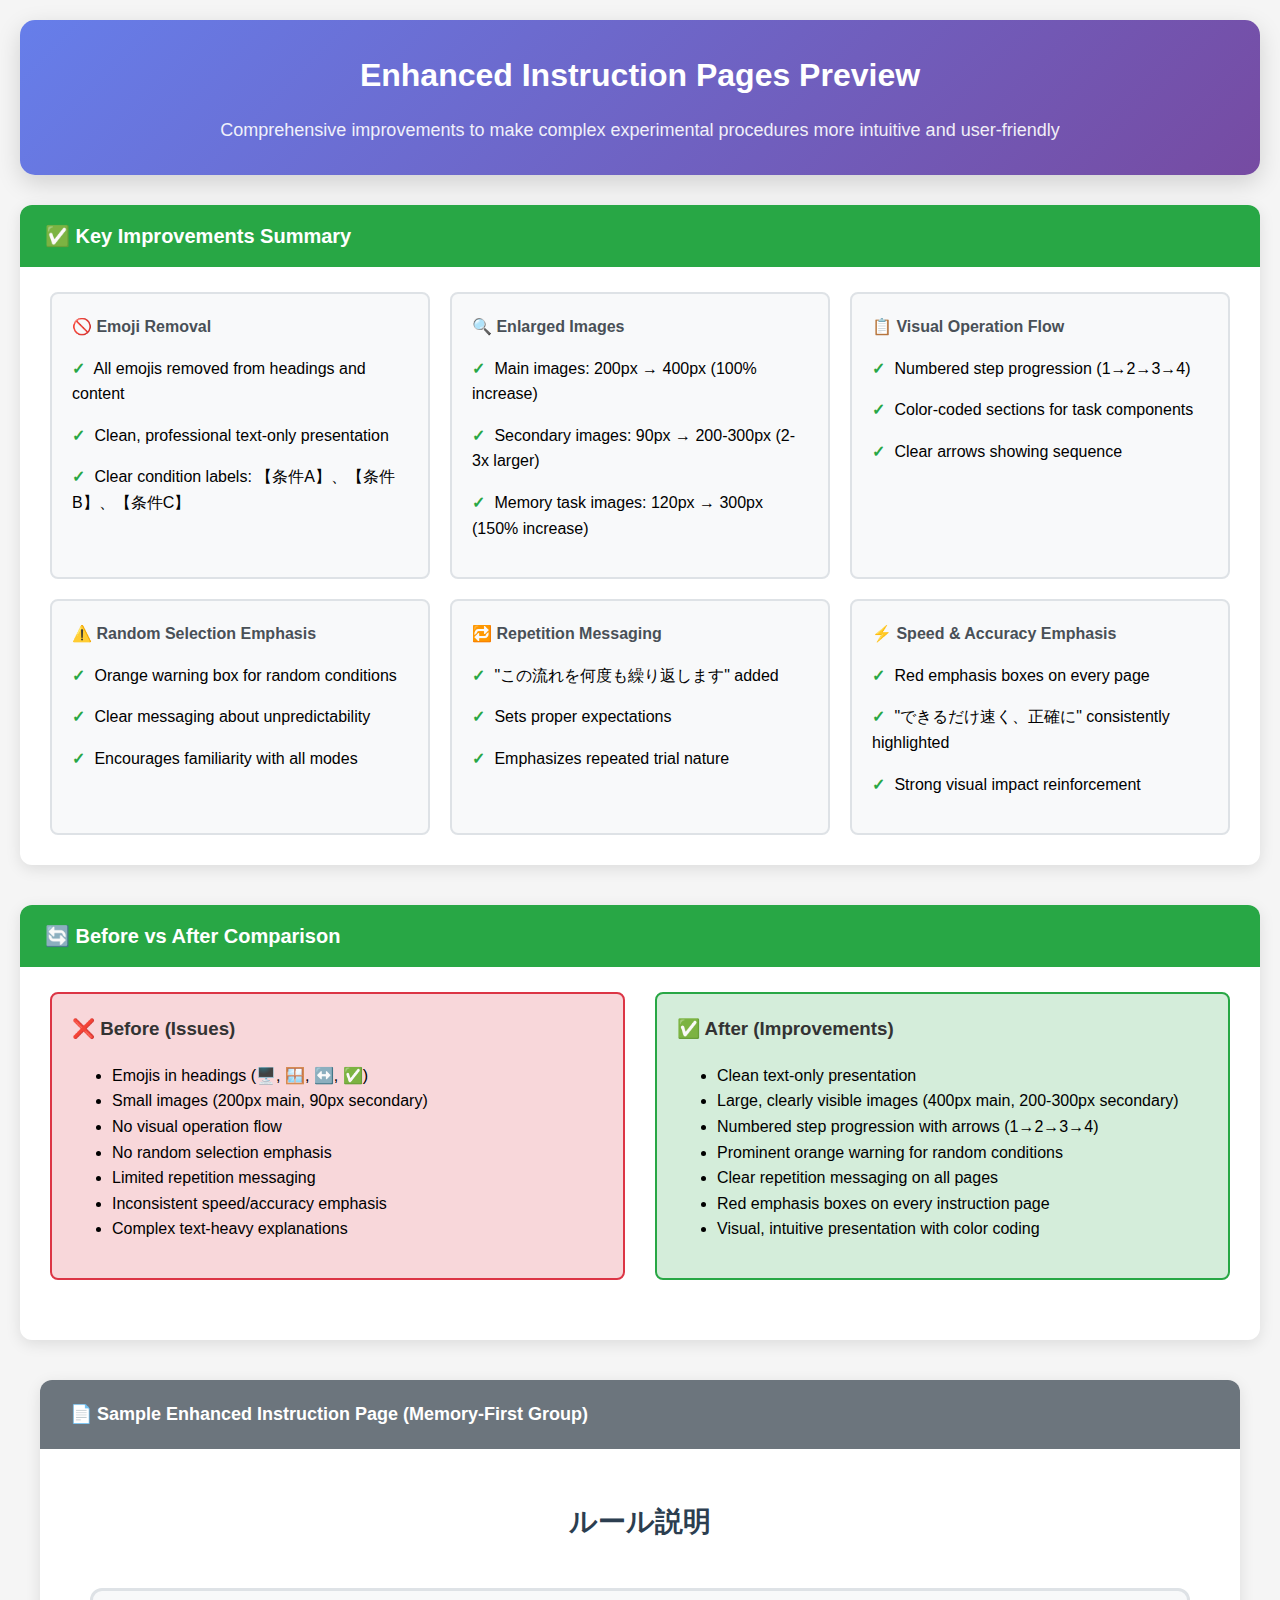
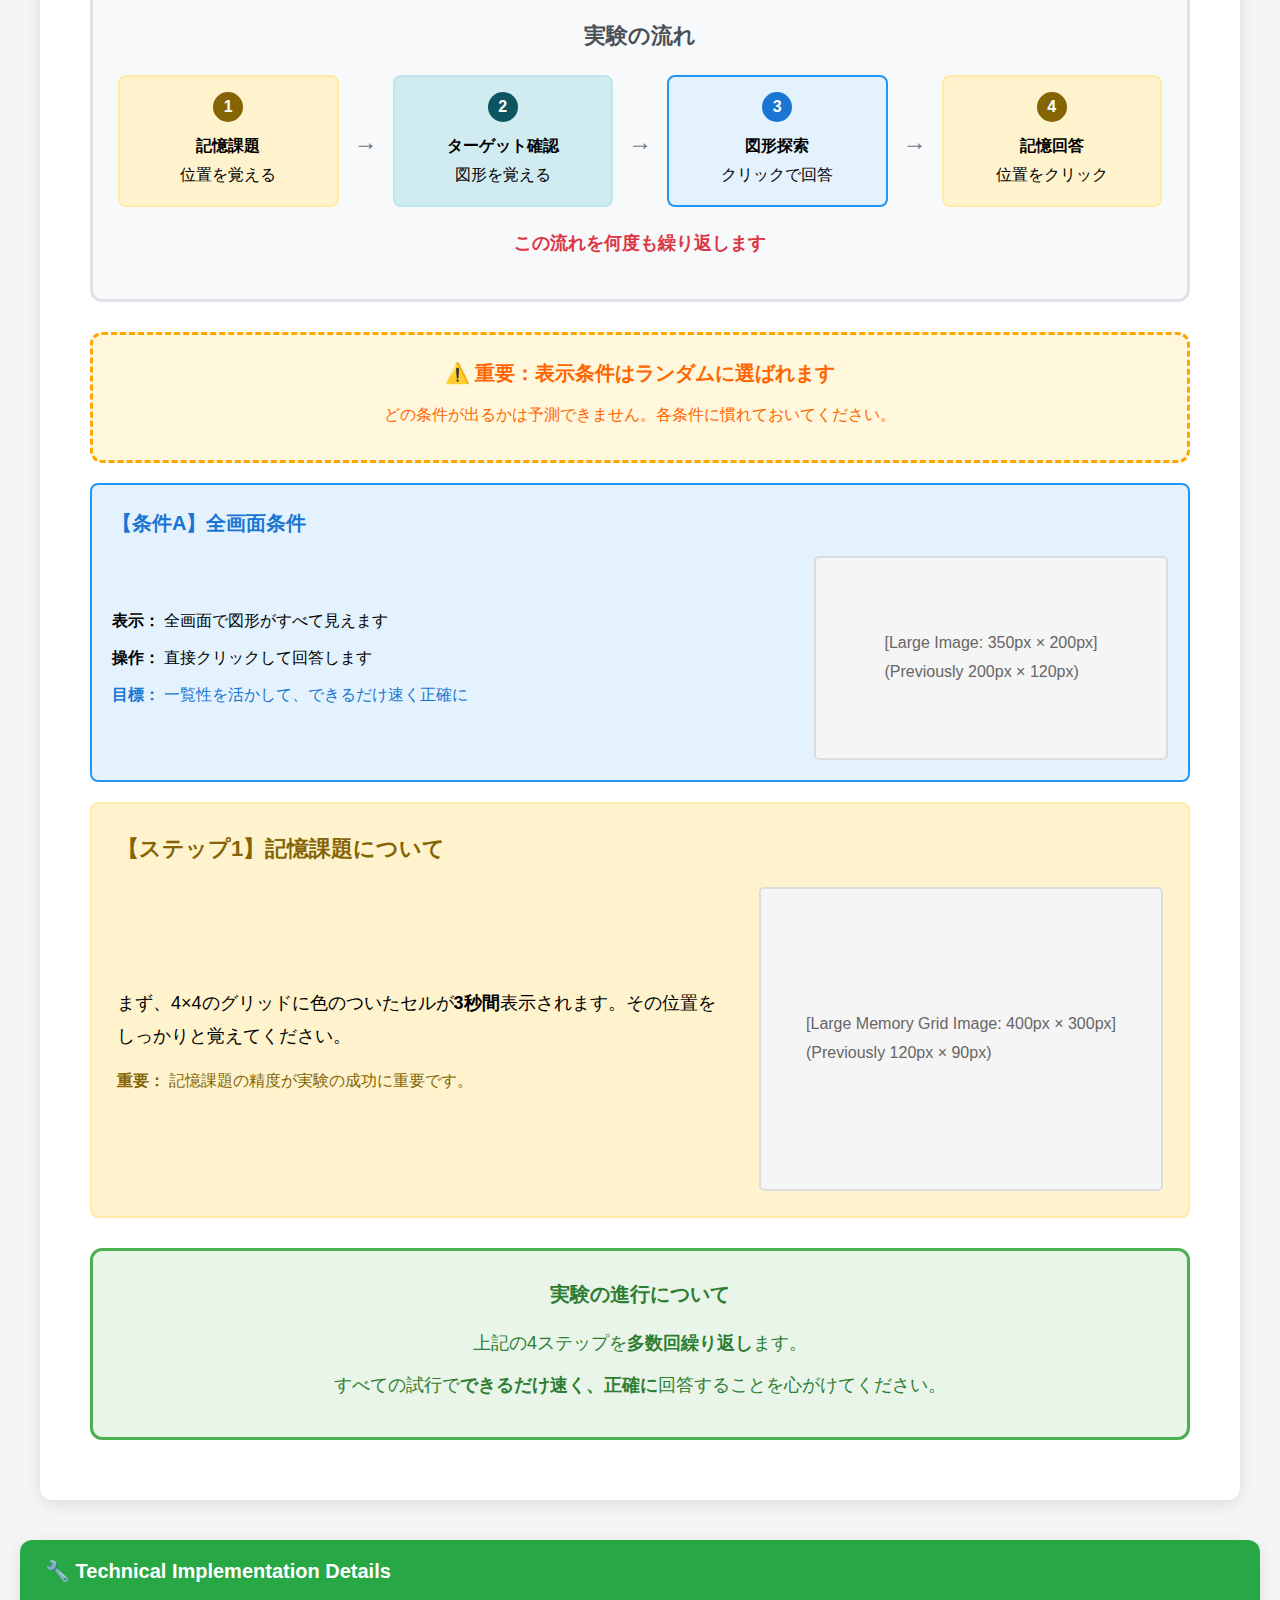
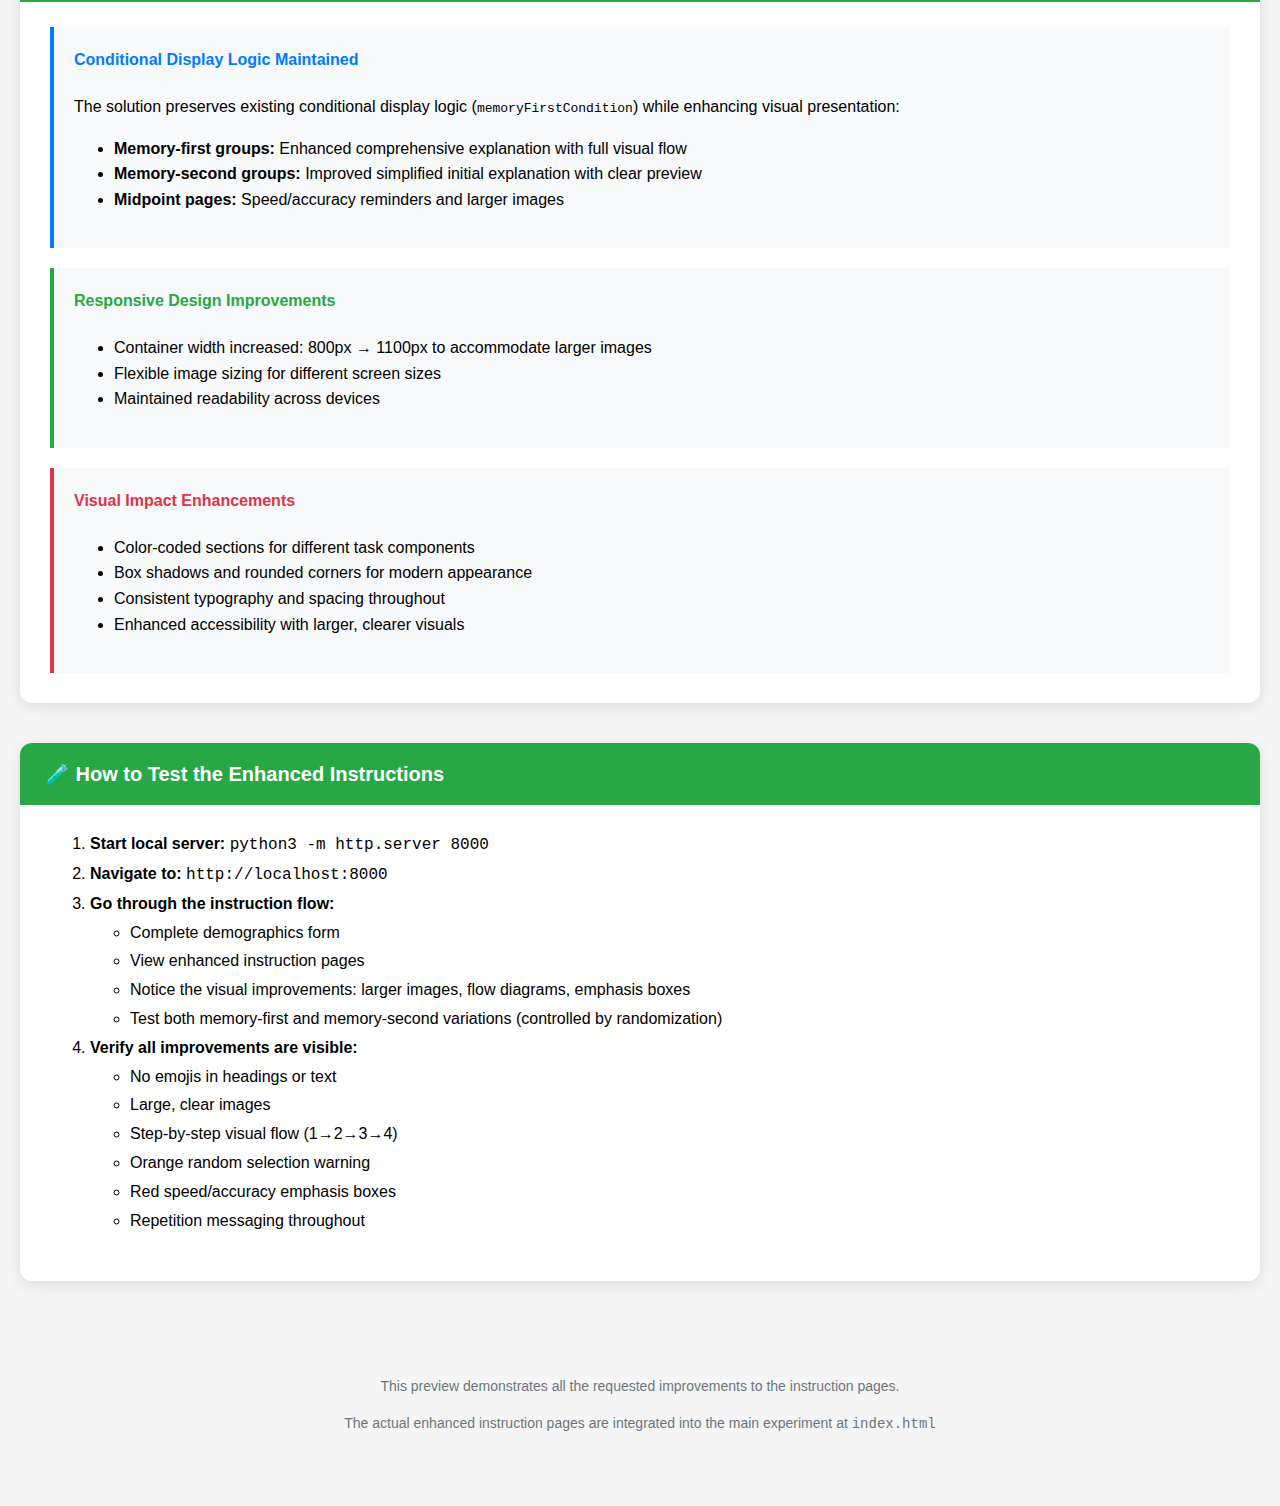
<file: preview_pages/enhanced_instruction_preview.html>
<!DOCTYPE html>
<html>
<head>
  <title>Enhanced Instruction Pages Preview</title>
  <meta charset="utf-8">
  <meta name="viewport" content="width=device-width, initial-scale=1">
  <style>
    body {
      font-family: 'Noto Sans JP', 'ヒラギノ角ゴ Pro', 'Hiragino Kaku Gothic Pro', 'メイリオ', Meiryo, sans-serif;
      margin: 0;
      padding: 20px;
      background-color: #f5f5f5;
      line-height: 1.6;
    }
    
    .preview-header {
      max-width: 1200px;
      margin: 0 auto 30px auto;
      padding: 30px;
      background: linear-gradient(135deg, #667eea 0%, #764ba2 100%);
      color: white;
      border-radius: 15px;
      text-align: center;
      box-shadow: 0 8px 25px rgba(0,0,0,0.15);
    }
    
    .preview-header h1 {
      margin: 0 0 15px 0;
      font-size: 32px;
      font-weight: bold;
    }
    
    .preview-header p {
      margin: 0;
      font-size: 18px;
      opacity: 0.9;
    }
    
    .improvement-section {
      max-width: 1200px;
      margin: 0 auto 40px auto;
      padding: 30px;
      background-color: #ffffff;
      border-radius: 12px;
      box-shadow: 0 4px 15px rgba(0,0,0,0.1);
    }
    
    .improvement-header {
      background-color: #28a745;
      color: white;
      padding: 15px 25px;
      margin: -30px -30px 25px -30px;
      border-radius: 12px 12px 0 0;
      font-size: 20px;
      font-weight: bold;
      display: flex;
      align-items: center;
      gap: 10px;
    }
    
    .instruction-sample {
      max-width: 1200px;
      margin: 0 auto 40px auto;
      padding: 0;
      background-color: #ffffff;
      border-radius: 12px;
      box-shadow: 0 4px 15px rgba(0,0,0,0.1);
      overflow: hidden;
    }
    
    .sample-header {
      background-color: #6c757d;
      color: white;
      padding: 20px 30px;
      font-size: 18px;
      font-weight: bold;
    }
    
    .sample-content {
      padding: 30px;
    }
    
    .before-after {
      display: grid;
      grid-template-columns: 1fr 1fr;
      gap: 30px;
      margin-bottom: 30px;
    }
    
    .before, .after {
      padding: 20px;
      border-radius: 8px;
    }
    
    .before {
      background-color: #f8d7da;
      border: 2px solid #dc3545;
    }
    
    .after {
      background-color: #d4edda;
      border: 2px solid #28a745;
    }
    
    .before h3, .after h3 {
      margin-top: 0;
      color: #333;
    }
    
    .feature-grid {
      display: grid;
      grid-template-columns: repeat(auto-fit, minmax(300px, 1fr));
      gap: 20px;
      margin-top: 20px;
    }
    
    .feature-card {
      background-color: #f8f9fa;
      border: 2px solid #dee2e6;
      border-radius: 8px;
      padding: 20px;
    }
    
    .feature-card h4 {
      color: #495057;
      margin-top: 0;
      margin-bottom: 10px;
    }
    
    .checkmark {
      color: #28a745;
      font-weight: bold;
      margin-right: 5px;
    }
    
    @media (max-width: 768px) {
      .before-after {
        grid-template-columns: 1fr;
      }
      
      .preview-header, .improvement-section, .instruction-sample {
        margin: 0 10px 20px 10px;
        padding: 20px;
      }
    }
  </style>
</head>
<body>
  <!-- Header -->
  <div class="preview-header">
    <h1>Enhanced Instruction Pages Preview</h1>
    <p>Comprehensive improvements to make complex experimental procedures more intuitive and user-friendly</p>
  </div>

  <!-- Key Improvements Overview -->
  <div class="improvement-section">
    <div class="improvement-header">
      ✅ Key Improvements Summary
    </div>
    
    <div class="feature-grid">
      <div class="feature-card">
        <h4>🚫 Emoji Removal</h4>
        <p><span class="checkmark">✓</span> All emojis removed from headings and content</p>
        <p><span class="checkmark">✓</span> Clean, professional text-only presentation</p>
        <p><span class="checkmark">✓</span> Clear condition labels: 【条件A】、【条件B】、【条件C】</p>
      </div>
      
      <div class="feature-card">
        <h4>🔍 Enlarged Images</h4>
        <p><span class="checkmark">✓</span> Main images: 200px → 400px (100% increase)</p>
        <p><span class="checkmark">✓</span> Secondary images: 90px → 200-300px (2-3x larger)</p>
        <p><span class="checkmark">✓</span> Memory task images: 120px → 300px (150% increase)</p>
      </div>
      
      <div class="feature-card">
        <h4>📋 Visual Operation Flow</h4>
        <p><span class="checkmark">✓</span> Numbered step progression (1→2→3→4)</p>
        <p><span class="checkmark">✓</span> Color-coded sections for task components</p>
        <p><span class="checkmark">✓</span> Clear arrows showing sequence</p>
      </div>
      
      <div class="feature-card">
        <h4>⚠️ Random Selection Emphasis</h4>
        <p><span class="checkmark">✓</span> Orange warning box for random conditions</p>
        <p><span class="checkmark">✓</span> Clear messaging about unpredictability</p>
        <p><span class="checkmark">✓</span> Encourages familiarity with all modes</p>
      </div>
      
      <div class="feature-card">
        <h4>🔁 Repetition Messaging</h4>
        <p><span class="checkmark">✓</span> "この流れを何度も繰り返します" added</p>
        <p><span class="checkmark">✓</span> Sets proper expectations</p>
        <p><span class="checkmark">✓</span> Emphasizes repeated trial nature</p>
      </div>
      
      <div class="feature-card">
        <h4>⚡ Speed & Accuracy Emphasis</h4>
        <p><span class="checkmark">✓</span> Red emphasis boxes on every page</p>
        <p><span class="checkmark">✓</span> "できるだけ速く、正確に" consistently highlighted</p>
        <p><span class="checkmark">✓</span> Strong visual impact reinforcement</p>
      </div>
    </div>
  </div>

  <!-- Before/After Comparison -->
  <div class="improvement-section">
    <div class="improvement-header">
      🔄 Before vs After Comparison
    </div>
    
    <div class="before-after">
      <div class="before">
        <h3>❌ Before (Issues)</h3>
        <ul>
          <li>Emojis in headings (🖥️, 🪟, ↔️, ✅)</li>
          <li>Small images (200px main, 90px secondary)</li>
          <li>No visual operation flow</li>
          <li>No random selection emphasis</li>
          <li>Limited repetition messaging</li>
          <li>Inconsistent speed/accuracy emphasis</li>
          <li>Complex text-heavy explanations</li>
        </ul>
      </div>
      
      <div class="after">
        <h3>✅ After (Improvements)</h3>
        <ul>
          <li>Clean text-only presentation</li>
          <li>Large, clearly visible images (400px main, 200-300px secondary)</li>
          <li>Numbered step progression with arrows (1→2→3→4)</li>
          <li>Prominent orange warning for random conditions</li>
          <li>Clear repetition messaging on all pages</li>
          <li>Red emphasis boxes on every instruction page</li>
          <li>Visual, intuitive presentation with color coding</li>
        </ul>
      </div>
    </div>
  </div>

  <!-- Sample Enhanced Instruction Page -->
  <div class="instruction-sample">
    <div class="sample-header">
      📄 Sample Enhanced Instruction Page (Memory-First Group)
    </div>
    
    <div class="sample-content">
      <!-- This is a simplified version of the actual enhanced instruction page -->
      <div style="max-width: 1100px; margin: 0 auto; font-family: 'Noto Sans JP', 'ヒラギノ角ゴ Pro', 'Hiragino Kaku Gothic Pro', 'メイリオ', Meiryo, sans-serif; line-height: 1.8; background-color: #ffffff;">
        
        <!-- Title -->
        <h1 style="text-align: center; color: #2c3e50; margin-bottom: 40px; font-size: 28px; font-weight: bold;">ルール説明</h1>
        
        <!-- Operation flow overview -->
        <div style="background-color: #f8f9fa; border: 3px solid #dee2e6; border-radius: 12px; padding: 25px; margin-bottom: 30px;">
          <h2 style="color: #495057; margin-top: 0; font-size: 22px; text-align: center;">実験の流れ</h2>
          <div style="display: flex; justify-content: space-between; align-items: center; margin: 20px 0; flex-wrap: wrap; gap: 15px;">
            <div style="text-align: center; flex: 1; min-width: 120px; background-color: #fff3cd; padding: 15px; border-radius: 8px; border: 2px solid #ffeaa7;">
              <div style="background-color: #856404; color: white; border-radius: 50%; width: 30px; height: 30px; display: flex; align-items: center; justify-content: center; margin: 0 auto 10px; font-weight: bold;">1</div>
              <strong>記憶課題</strong><br>位置を覚える
            </div>
            <div style="font-size: 24px; color: #6c757d;">→</div>
            <div style="text-align: center; flex: 1; min-width: 120px; background-color: #d1ecf1; padding: 15px; border-radius: 8px; border: 2px solid #bee5eb;">
              <div style="background-color: #0c5460; color: white; border-radius: 50%; width: 30px; height: 30px; display: flex; align-items: center; justify-content: center; margin: 0 auto 10px; font-weight: bold;">2</div>
              <strong>ターゲット確認</strong><br>図形を覚える
            </div>
            <div style="font-size: 24px; color: #6c757d;">→</div>
            <div style="text-align: center; flex: 1; min-width: 120px; background-color: #e3f2fd; padding: 15px; border-radius: 8px; border: 2px solid #2196f3;">
              <div style="background-color: #1976d2; color: white; border-radius: 50%; width: 30px; height: 30px; display: flex; align-items: center; justify-content: center; margin: 0 auto 10px; font-weight: bold;">3</div>
              <strong>図形探索</strong><br>クリックで回答
            </div>
            <div style="font-size: 24px; color: #6c757d;">→</div>
            <div style="text-align: center; flex: 1; min-width: 120px; background-color: #fff3cd; padding: 15px; border-radius: 8px; border: 2px solid #ffeaa7;">
              <div style="background-color: #856404; color: white; border-radius: 50%; width: 30px; height: 30px; display: flex; align-items: center; justify-content: center; margin: 0 auto 10px; font-weight: bold;">4</div>
              <strong>記憶回答</strong><br>位置をクリック
            </div>
          </div>
          <p style="text-align: center; font-size: 18px; margin: 15px 0; color: #dc3545; font-weight: bold;">この流れを何度も繰り返します</p>
        </div>
        
        <!-- Random selection emphasis -->
        <div style="background-color: #fff8dc; border: 3px dashed #ffa500; border-radius: 12px; padding: 20px; margin-bottom: 20px; text-align: center;">
          <h3 style="color: #ff6600; margin: 0; font-size: 20px;">⚠️ 重要：表示条件はランダムに選ばれます</h3>
          <p style="font-size: 16px; margin: 10px 0; color: #ff6600;">どの条件が出るかは予測できません。各条件に慣れておいてください。</p>
        </div>
        
        <!-- Sample viewing condition -->
        <div style="background-color: #e3f2fd; border: 2px solid #2196f3; border-radius: 8px; padding: 20px; margin-bottom: 20px;">
          <h3 style="color: #1976d2; margin: 0 0 15px 0; font-size: 20px;">【条件A】全画面条件</h3>
          <div style="display: flex; gap: 25px; align-items: center; flex-wrap: wrap;">
            <div style="flex: 1; min-width: 300px;">
              <p style="margin: 8px 0; font-size: 16px;"><strong>表示：</strong> 全画面で図形がすべて見えます</p>
              <p style="margin: 8px 0; font-size: 16px;"><strong>操作：</strong> 直接クリックして回答します</p>
              <p style="margin: 8px 0; font-size: 16px; color: #1976d2;"><strong>目標：</strong> 一覧性を活かして、できるだけ速く正確に</p>
            </div>
            <div style="flex: 0 0 auto;">
              <div style="width: 350px; height: 200px; background-color: #f5f5f5; border: 2px solid #ddd; border-radius: 5px; display: flex; align-items: center; justify-content: center; color: #666;">
                [Large Image: 350px × 200px]<br>
                (Previously 200px × 120px)
              </div>
            </div>
          </div>
        </div>
        
        <!-- Memory task section -->
        <div style="background-color: #fff3cd; border: 2px solid #ffeaa7; border-radius: 8px; padding: 25px; margin-bottom: 30px;">
          <h2 style="color: #856404; margin-top: 0; font-size: 22px;">【ステップ1】記憶課題について</h2>
          <div style="display: flex; gap: 30px; align-items: center; flex-wrap: wrap;">
            <div style="flex: 1; min-width: 350px;">
              <p style="font-size: 18px; margin: 15px 0;">まず、4×4のグリッドに色のついたセルが<strong>3秒間</strong>表示されます。その位置をしっかりと覚えてください。</p>
              <p style="font-size: 16px; margin: 10px 0; color: #856404;"><strong>重要：</strong> 記憶課題の精度が実験の成功に重要です。</p>
            </div>
            <div style="flex: 0 0 auto;">
              <div style="width: 400px; height: 300px; background-color: #f5f5f5; border: 2px solid #ddd; border-radius: 5px; display: flex; align-items: center; justify-content: center; color: #666;">
                [Large Memory Grid Image: 400px × 300px]<br>
                (Previously 120px × 90px)
              </div>
            </div>
          </div>
        </div>
        
        <!-- Final emphasis -->
        <div style="background-color: #e8f5e8; border: 3px solid #4caf50; border-radius: 12px; padding: 25px; margin-bottom: 30px; text-align: center;">
          <h3 style="color: #2e7d32; margin: 0 0 15px 0; font-size: 20px;">実験の進行について</h3>
          <p style="font-size: 18px; margin: 10px 0; color: #2e7d32;">上記の4ステップを<strong>多数回繰り返し</strong>ます。</p>
          <p style="font-size: 18px; margin: 10px 0; color: #2e7d32;">すべての試行で<strong>できるだけ速く、正確に</strong>回答することを心がけてください。</p>
        </div>
      </div>
    </div>
  </div>

  <!-- Technical Implementation Details -->
  <div class="improvement-section">
    <div class="improvement-header">
      🔧 Technical Implementation Details
    </div>
    
    <div style="background-color: #f8f9fa; border-left: 4px solid #007bff; padding: 20px; margin-bottom: 20px;">
      <h4 style="color: #007bff; margin-top: 0;">Conditional Display Logic Maintained</h4>
      <p>The solution preserves existing conditional display logic (<code>memoryFirstCondition</code>) while enhancing visual presentation:</p>
      <ul>
        <li><strong>Memory-first groups:</strong> Enhanced comprehensive explanation with full visual flow</li>
        <li><strong>Memory-second groups:</strong> Improved simplified initial explanation with clear preview</li>
        <li><strong>Midpoint pages:</strong> Speed/accuracy reminders and larger images</li>
      </ul>
    </div>
    
    <div style="background-color: #f8f9fa; border-left: 4px solid #28a745; padding: 20px; margin-bottom: 20px;">
      <h4 style="color: #28a745; margin-top: 0;">Responsive Design Improvements</h4>
      <ul>
        <li>Container width increased: 800px → 1100px to accommodate larger images</li>
        <li>Flexible image sizing for different screen sizes</li>
        <li>Maintained readability across devices</li>
      </ul>
    </div>
    
    <div style="background-color: #f8f9fa; border-left: 4px solid #dc3545; padding: 20px;">
      <h4 style="color: #dc3545; margin-top: 0;">Visual Impact Enhancements</h4>
      <ul>
        <li>Color-coded sections for different task components</li>
        <li>Box shadows and rounded corners for modern appearance</li>
        <li>Consistent typography and spacing throughout</li>
        <li>Enhanced accessibility with larger, clearer visuals</li>
      </ul>
    </div>
  </div>

  <!-- Testing Instructions -->
  <div class="improvement-section">
    <div class="improvement-header">
      🧪 How to Test the Enhanced Instructions
    </div>
    
    <ol style="font-size: 16px; line-height: 1.8;">
      <li><strong>Start local server:</strong> <code>python3 -m http.server 8000</code></li>
      <li><strong>Navigate to:</strong> <code>http://localhost:8000</code></li>
      <li><strong>Go through the instruction flow:</strong>
        <ul>
          <li>Complete demographics form</li>
          <li>View enhanced instruction pages</li>
          <li>Notice the visual improvements: larger images, flow diagrams, emphasis boxes</li>
          <li>Test both memory-first and memory-second variations (controlled by randomization)</li>
        </ul>
      </li>
      <li><strong>Verify all improvements are visible:</strong>
        <ul>
          <li>No emojis in headings or text</li>
          <li>Large, clear images</li>
          <li>Step-by-step visual flow (1→2→3→4)</li>
          <li>Orange random selection warning</li>
          <li>Red speed/accuracy emphasis boxes</li>
          <li>Repetition messaging throughout</li>
        </ul>
      </li>
    </ol>
  </div>

  <!-- Footer -->
  <div style="text-align: center; padding: 40px; color: #6c757d; font-size: 14px;">
    <p>This preview demonstrates all the requested improvements to the instruction pages.</p>
    <p>The actual enhanced instruction pages are integrated into the main experiment at <code>index.html</code></p>
  </div>
</body>
</html>
</file>
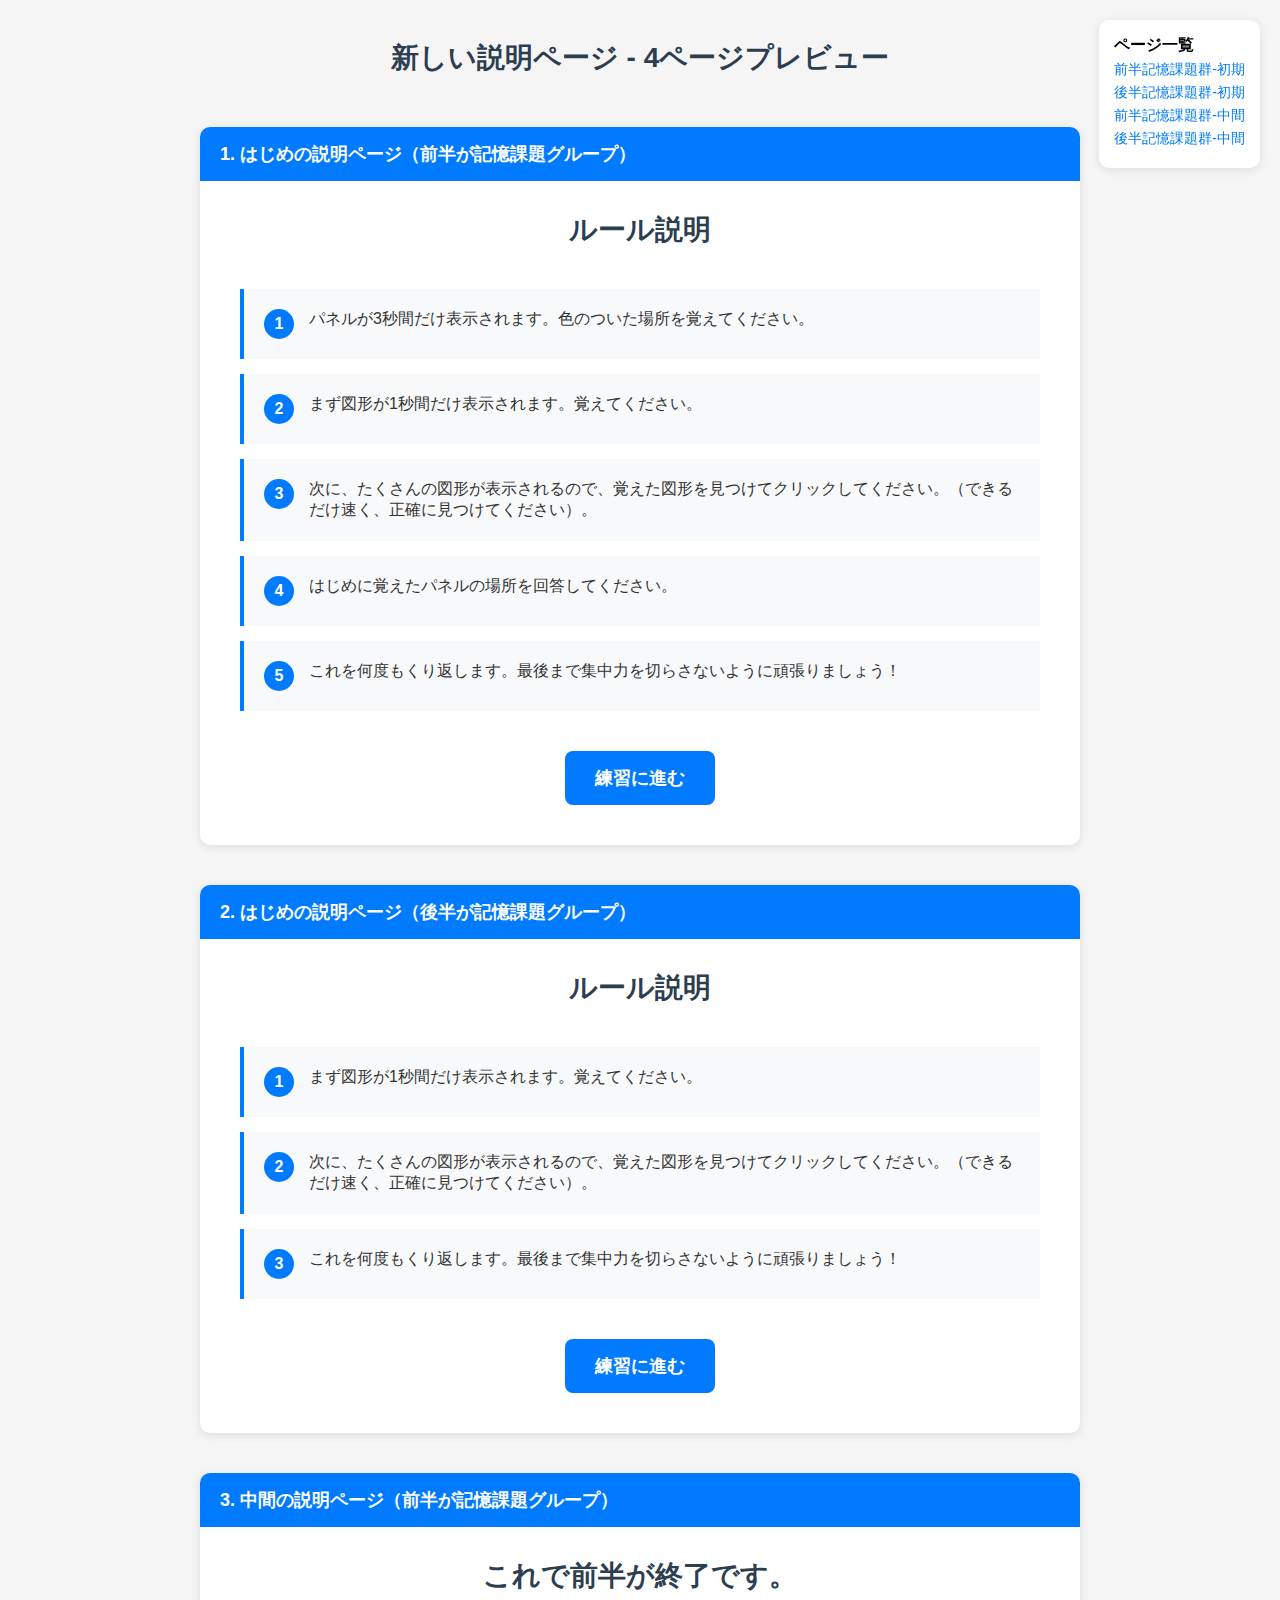
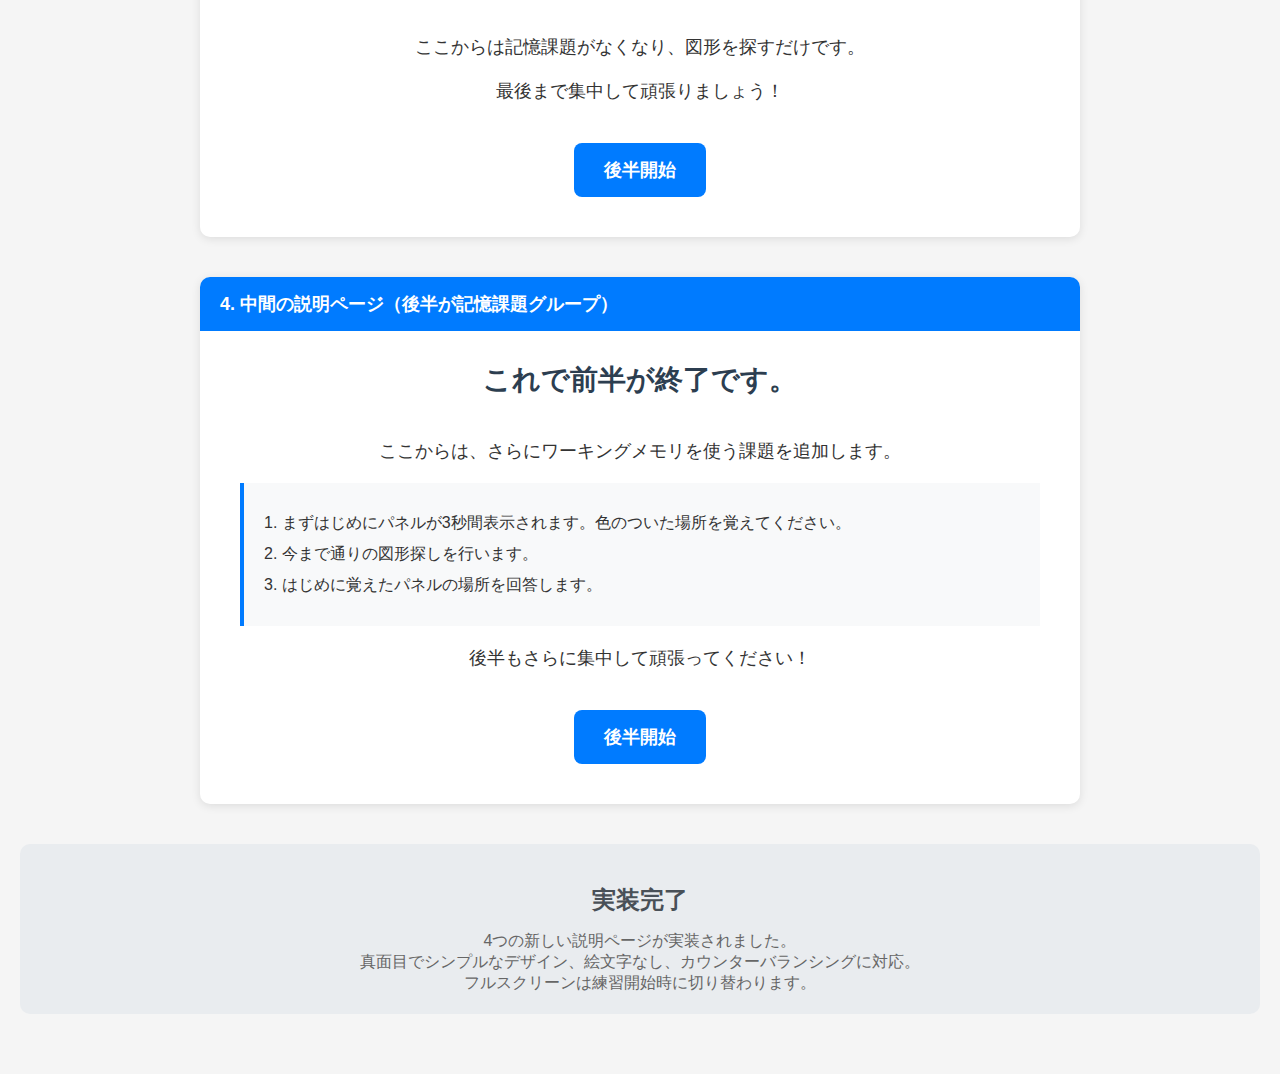
<file: preview_pages/instraction_pages_preview.html>
<!DOCTYPE html>
<html>
<head>
  <title>New Instruction Pages Preview</title>
  <style>
    body {
      font-family: 'Noto Sans JP', 'ヒラギノ角ゴ Pro', 'Hiragino Kaku Gothic Pro', 'メイリオ', Meiryo, sans-serif;
      margin: 0;
      padding: 20px;
      background-color: #f5f5f5;
    }
    .page {
      max-width: 800px;
      margin: 0 auto 40px auto;
      padding: 40px;
      background-color: #ffffff;
      border-radius: 10px;
      box-shadow: 0 2px 10px rgba(0,0,0,0.1);
    }
    .page-header {
      background-color: #007bff;
      color: white;
      padding: 15px 20px;
      margin: -40px -40px 30px -40px;
      border-radius: 10px 10px 0 0;
      font-size: 18px;
      font-weight: bold;
    }
    .step {
      background-color: #f8f9fa;
      border-left: 4px solid #007bff;
      padding: 20px;
      margin-bottom: 15px;
    }
    .step-content {
      display: flex;
      align-items: flex-start;
      gap: 15px;
    }
    .step-number {
      background-color: #007bff;
      color: white;
      width: 30px;
      height: 30px;
      border-radius: 50%;
      display: flex;
      align-items: center;
      justify-content: center;
      font-weight: bold;
      flex-shrink: 0;
      font-size: 16px;
    }
    .step-text {
      font-size: 16px;
      color: #333;
      flex: 1;
    }
    .button {
      background-color: #007bff;
      color: white;
      border: none;
      padding: 15px 30px;
      font-size: 18px;
      border-radius: 8px;
      cursor: pointer;
      font-weight: bold;
    }
    .midpoint-content {
      text-align: center;
    }
    .midpoint-steps {
      background-color: #f8f9fa;
      border-left: 4px solid #007bff;
      padding: 20px;
      margin: 20px 0;
      text-align: left;
    }
    h1 {
      text-align: center;
      color: #2c3e50;
      margin-bottom: 40px;
      font-size: 28px;
      font-weight: bold;
    }
    .nav {
      position: fixed;
      top: 20px;
      right: 20px;
      background: white;
      padding: 15px;
      border-radius: 10px;
      box-shadow: 0 2px 10px rgba(0,0,0,0.1);
    }
    .nav a {
      display: block;
      margin: 5px 0;
      color: #007bff;
      text-decoration: none;
      font-size: 14px;
    }
    .nav a:hover {
      text-decoration: underline;
    }
  </style>
</head>
<body>
  <div class="nav">
    <strong>ページ一覧</strong>
    <a href="#page1">前半記憶課題群-初期</a>
    <a href="#page2">後半記憶課題群-初期</a>
    <a href="#page3">前半記憶課題群-中間</a>
    <a href="#page4">後半記憶課題群-中間</a>
  </div>

  <h1 style="text-align: center; margin-bottom: 50px;">新しい説明ページ - 4ページプレビュー</h1>

  <!-- Page 1: Initial Explanation for Memory-First Group -->
  <div class="page" id="page1">
    <div class="page-header">
      1. はじめの説明ページ（前半が記憶課題グループ）
    </div>
    
    <h1>ルール説明</h1>
    
    <div class="step">
      <div class="step-content">
        <div class="step-number">1</div>
        <div class="step-text">パネルが3秒間だけ表示されます。色のついた場所を覚えてください。</div>
      </div>
    </div>
    
    <div class="step">
      <div class="step-content">
        <div class="step-number">2</div>
        <div class="step-text">まず図形が1秒間だけ表示されます。覚えてください。</div>
      </div>
    </div>
    
    <div class="step">
      <div class="step-content">
        <div class="step-number">3</div>
        <div class="step-text">次に、たくさんの図形が表示されるので、覚えた図形を見つけてクリックしてください。（できるだけ速く、正確に見つけてください）。</div>
      </div>
    </div>
    
    <div class="step">
      <div class="step-content">
        <div class="step-number">4</div>
        <div class="step-text">はじめに覚えたパネルの場所を回答してください。</div>
      </div>
    </div>
    
    <div class="step">
      <div class="step-content">
        <div class="step-number">5</div>
        <div class="step-text">これを何度もくり返します。最後まで集中力を切らさないように頑張りましょう！</div>
      </div>
    </div>
    
    <div style="text-align: center; margin-top: 40px;">
      <button class="button">練習に進む</button>
    </div>
  </div>

  <!-- Page 2: Initial Explanation for Memory-Second Group -->
  <div class="page" id="page2">
    <div class="page-header">
      2. はじめの説明ページ（後半が記憶課題グループ）
    </div>
    
    <h1>ルール説明</h1>
    
    <div class="step">
      <div class="step-content">
        <div class="step-number">1</div>
        <div class="step-text">まず図形が1秒間だけ表示されます。覚えてください。</div>
      </div>
    </div>
    
    <div class="step">
      <div class="step-content">
        <div class="step-number">2</div>
        <div class="step-text">次に、たくさんの図形が表示されるので、覚えた図形を見つけてクリックしてください。（できるだけ速く、正確に見つけてください）。</div>
      </div>
    </div>
    
    <div class="step">
      <div class="step-content">
        <div class="step-number">3</div>
        <div class="step-text">これを何度もくり返します。最後まで集中力を切らさないように頑張りましょう！</div>
      </div>
    </div>
    
    <div style="text-align: center; margin-top: 40px;">
      <button class="button">練習に進む</button>
    </div>
  </div>

  <!-- Page 3: Midpoint Explanation for Memory-First Group -->
  <div class="page" id="page3">
    <div class="page-header">
      3. 中間の説明ページ（前半が記憶課題グループ）
    </div>
    
    <div class="midpoint-content">
      <h1>これで前半が終了です。</h1>
      <p style="font-size: 18px; margin: 20px 0; color: #333;">ここからは記憶課題がなくなり、図形を探すだけです。</p>
      <p style="font-size: 18px; margin: 20px 0; color: #333;">最後まで集中して頑張りましょう！</p>
      
      <div style="margin-top: 40px;">
        <button class="button">後半開始</button>
      </div>
    </div>
  </div>

  <!-- Page 4: Midpoint Explanation for Memory-Second Group -->
  <div class="page" id="page4">
    <div class="page-header">
      4. 中間の説明ページ（後半が記憶課題グループ）
    </div>
    
    <div class="midpoint-content">
      <h1>これで前半が終了です。</h1>
      <p style="font-size: 18px; margin: 20px 0; color: #333;">ここからは、さらにワーキングメモリを使う課題を追加します。</p>
      
      <div class="midpoint-steps">
        <p style="font-size: 16px; margin: 10px 0; color: #333;">1. まずはじめにパネルが3秒間表示されます。色のついた場所を覚えてください。</p>
        <p style="font-size: 16px; margin: 10px 0; color: #333;">2. 今まで通りの図形探しを行います。</p>
        <p style="font-size: 16px; margin: 10px 0; color: #333;">3. はじめに覚えたパネルの場所を回答します。</p>
      </div>
      
      <p style="font-size: 18px; margin: 20px 0; color: #333;">後半もさらに集中して頑張ってください！</p>
      
      <div style="margin-top: 40px;">
        <button class="button">後半開始</button>
      </div>
    </div>
  </div>

  <div style="text-align: center; margin: 40px 0; padding: 20px; background-color: #e9ecef; border-radius: 10px;">
    <h2 style="color: #495057; margin-bottom: 15px;">実装完了</h2>
    <p style="color: #666; margin: 0;">
      4つの新しい説明ページが実装されました。<br>
      真面目でシンプルなデザイン、絵文字なし、カウンターバランシングに対応。<br>
      フルスクリーンは練習開始時に切り替わります。
    </p>
  </div>
</body>
</html>
</file>
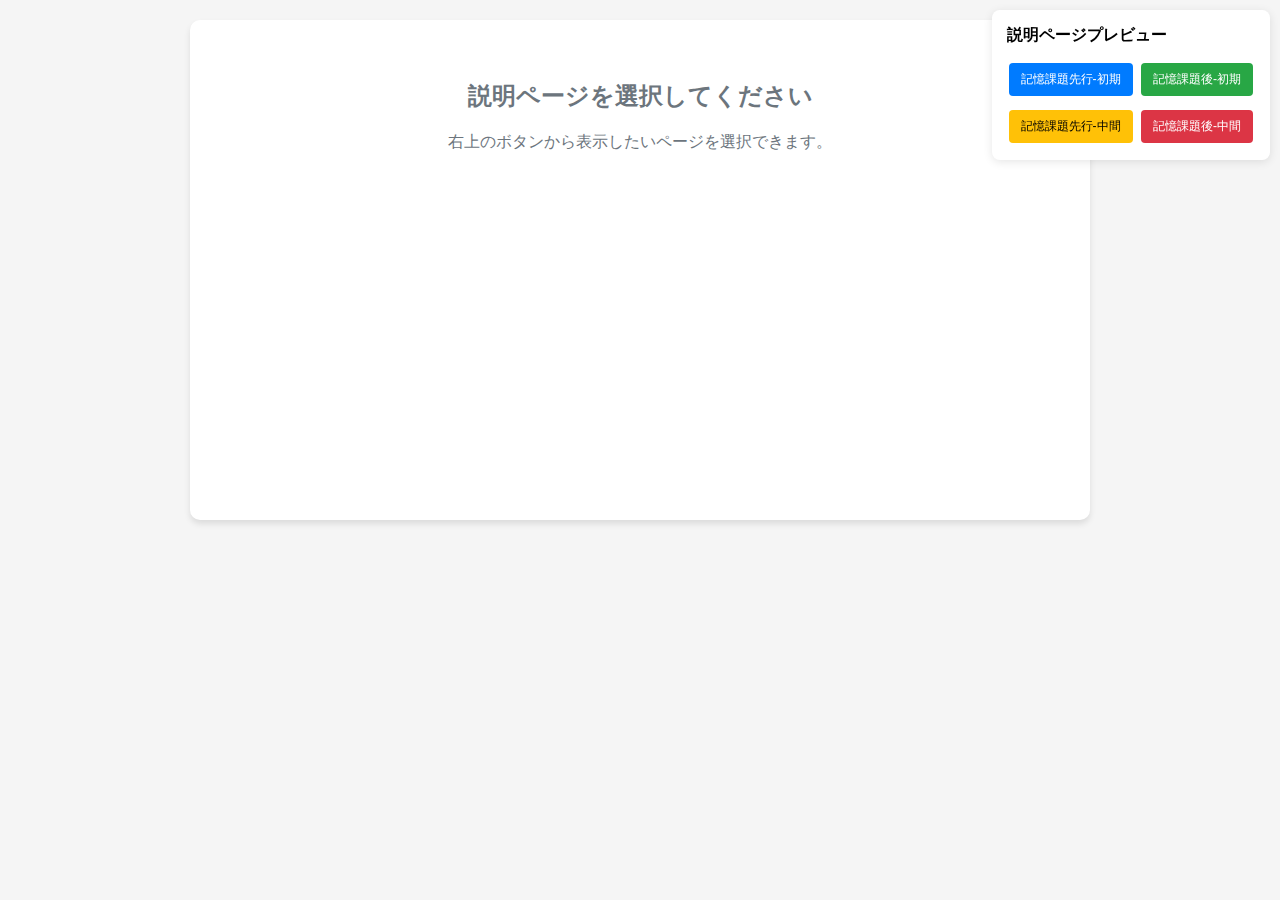
<file: preview_pages/instruction_pages_with_images_preview.html>
<!DOCTYPE html>
<html>
<head>
  <title>Instruction Pages with Images Preview</title>
  <meta charset="utf-8">
  <meta name="viewport" content="width=device-width, initial-scale=1">
  <style>
    body {
      font-family: 'Noto Sans JP', 'ヒラギノ角ゴ Pro', 'Hiragino Kaku Gothic Pro', 'メイリオ', Meiryo, sans-serif;
      margin: 0;
      padding: 20px;
      background-color: #f5f5f5;
    }
    .preview-controls {
      position: fixed;
      top: 10px;
      right: 10px;
      background: white;
      padding: 15px;
      border-radius: 8px;
      box-shadow: 0 2px 10px rgba(0,0,0,0.1);
      z-index: 1000;
    }
    .preview-content {
      max-width: 900px;
      margin: 0 auto;
      background: white;
      border-radius: 10px;
      box-shadow: 0 4px 6px rgba(0,0,0,0.1);
      min-height: 500px;
      margin-bottom: 50px;
    }
  </style>
</head>
<body>
  <div class="preview-controls">
    <h3 style="margin: 0 0 15px 0; font-size: 16px;">説明ページプレビュー</h3>
    <div style="margin-bottom: 10px;">
      <button onclick="showPage('memory-first-initial')" style="background: #007bff; color: white; border: none; padding: 8px 12px; margin: 2px; border-radius: 4px; cursor: pointer; font-size: 12px;">記憶課題先行-初期</button>
      <button onclick="showPage('memory-second-initial')" style="background: #28a745; color: white; border: none; padding: 8px 12px; margin: 2px; border-radius: 4px; cursor: pointer; font-size: 12px;">記憶課題後-初期</button>
    </div>
    <div>
      <button onclick="showPage('memory-first-midpoint')" style="background: #ffc107; color: black; border: none; padding: 8px 12px; margin: 2px; border-radius: 4px; cursor: pointer; font-size: 12px;">記憶課題先行-中間</button>
      <button onclick="showPage('memory-second-midpoint')" style="background: #dc3545; color: white; border: none; padding: 8px 12px; margin: 2px; border-radius: 4px; cursor: pointer; font-size: 12px;">記憶課題後-中間</button>
    </div>
  </div>

  <div id="preview-content" class="preview-content">
    <div style="padding: 40px; text-align: center; color: #6c757d;">
      <h2>説明ページを選択してください</h2>
      <p>右上のボタンから表示したいページを選択できます。</p>
    </div>
  </div>

  <script>
    function showPage(pageType) {
      const content = document.getElementById('preview-content');
      
      switch(pageType) {
        case 'memory-first-initial':
          content.innerHTML = getMemoryFirstInitialHTML();
          break;
        case 'memory-second-initial':
          content.innerHTML = getMemorySecondInitialHTML();
          break;
        case 'memory-first-midpoint':
          content.innerHTML = getMemoryFirstMidpointHTML();
          break;
        case 'memory-second-midpoint':
          content.innerHTML = getMemorySecondMidpointHTML();
          break;
      }
    }

    function getMemoryFirstInitialHTML() {
      let html = '<div style="max-width: 900px; margin: 0 auto; padding: 40px; font-family: \'Noto Sans JP\', \'ヒラギノ角ゴ Pro\', \'Hiragino Kaku Gothic Pro\', \'メイリオ\', Meiryo, sans-serif; line-height: 1.8; background-color: #ffffff;">';
      
      // Title
      html += '<h1 style="text-align: center; color: #2c3e50; margin-bottom: 40px; font-size: 28px; font-weight: bold;">ルール説明</h1>';
      
      // Memory task explanation with image
      html += '<div style="background-color: #fff3cd; border: 2px solid #ffeaa7; border-radius: 8px; padding: 20px; margin-bottom: 25px;">';
      html += '<h2 style="color: #856404; margin-top: 0; font-size: 20px;">記憶課題について</h2>';
      html += '<div style="display: flex; gap: 20px; align-items: center; flex-wrap: wrap;">';
      html += '<div style="flex: 1; min-width: 300px;">';
      html += '<p style="font-size: 16px; margin: 10px 0;">まず、4×4のグリッドに色のついたセルが3秒間表示されます。その位置を覚えてください。</p>';
      html += '</div>';
      html += '<div style="flex: 0 0 auto;">';
      html += '<img src="../screen_shots/7_memory_task_presentation.png" alt="記憶課題の表示例" style="max-width: 200px; height: auto; border: 2px solid #ddd; border-radius: 5px; box-shadow: 0 2px 5px rgba(0,0,0,0.1);">';
      html += '</div>';
      html += '</div>';
      html += '</div>';
      
      // Target presentation with image
      html += '<div style="background-color: #d1ecf1; border: 2px solid #bee5eb; border-radius: 8px; padding: 20px; margin-bottom: 25px;">';
      html += '<h2 style="color: #0c5460; margin-top: 0; font-size: 20px;">ターゲット図形の確認</h2>';
      html += '<div style="display: flex; gap: 20px; align-items: center; flex-wrap: wrap;">';
      html += '<div style="flex: 1; min-width: 300px;">';
      html += '<p style="font-size: 16px; margin: 10px 0;">次に、探す図形が1秒間表示されます。色と形をしっかり覚えてください。</p>';
      html += '</div>';
      html += '<div style="flex: 0 0 auto;">';
      html += '<img src="../screen_shots/1_target_presentation.png" alt="ターゲット図形の表示例" style="max-width: 200px; height: auto; border: 2px solid #ddd; border-radius: 5px; box-shadow: 0 2px 5px rgba(0,0,0,0.1);">';
      html += '</div>';
      html += '</div>';
      html += '</div>';

      // 3 viewing conditions
      html += '<div style="margin-bottom: 25px;">';
      html += '<h2 style="color: #dc3545; font-size: 20px; margin-bottom: 15px;">3つの表示条件</h2>';
      
      // Fullscreen condition
      html += '<div style="background-color: #e3f2fd; border: 2px solid #2196f3; border-radius: 8px; padding: 15px; margin-bottom: 15px;">';
      html += '<h3 style="color: #1976d2; margin: 0 0 15px 0; font-size: 18px;">🖥️ 全画面条件</h3>';
      html += '<div style="display: flex; gap: 15px; align-items: center; flex-wrap: wrap;">';
      html += '<div style="flex: 1; min-width: 250px;">';
      html += '<p style="margin: 5px 0; font-size: 15px;"><strong>表示：</strong> 画面全体に図形が表示されます</p>';
      html += '<p style="margin: 5px 0; font-size: 15px;"><strong>操作：</strong> 自由にマウスカーソルを動かして図形を探します</p>';
      html += '</div>';
      html += '<div style="flex: 0 0 auto;">';
      html += '<img src="../screen_shots/2_fullscreen.png" alt="全画面条件の例" style="max-width: 180px; height: auto; border: 2px solid #ddd; border-radius: 5px; box-shadow: 0 2px 5px rgba(0,0,0,0.1);">';
      html += '</div>';
      html += '</div>';
      html += '</div>';
      
      // Window condition
      html += '<div style="background-color: #fff3e0; border: 2px solid #ff9800; border-radius: 8px; padding: 15px; margin-bottom: 15px;">';
      html += '<h3 style="color: #f57c00; margin: 0 0 15px 0; font-size: 18px;">🪟 ウィンドウ条件</h3>';
      html += '<div style="display: flex; gap: 15px; align-items: center; flex-wrap: wrap;">';
      html += '<div style="flex: 1; min-width: 250px;">';
      html += '<p style="margin: 5px 0; font-size: 15px;"><strong>表示：</strong> 小さな窓から図形を観察します</p>';
      html += '<p style="margin: 5px 0; font-size: 15px;"><strong>操作：</strong> マウスをドラッグして窓を移動させながら探します</p>';
      html += '</div>';
      html += '<div style="flex: 0 0 auto; display: flex; gap: 10px;">';
      html += '<img src="../screen_shots/3_window_initial.png" alt="ウィンドウ条件（初期）" style="max-width: 90px; height: auto; border: 2px solid #ddd; border-radius: 5px; box-shadow: 0 2px 5px rgba(0,0,0,0.1);">';
      html += '<img src="../screen_shots/4_window_after_move.png" alt="ウィンドウ条件（移動後）" style="max-width: 90px; height: auto; border: 2px solid #ddd; border-radius: 5px; box-shadow: 0 2px 5px rgba(0,0,0,0.1);">';
      html += '</div>';
      html += '</div>';
      html += '</div>';
      
      // Scroll condition
      html += '<div style="background-color: #f3e5f5; border: 2px solid #9c27b0; border-radius: 8px; padding: 15px; margin-bottom: 15px;">';
      html += '<h3 style="color: #7b1fa2; margin: 0 0 15px 0; font-size: 18px;">↔️ スクロール条件</h3>';
      html += '<div style="display: flex; gap: 15px; align-items: center; flex-wrap: wrap;">';
      html += '<div style="flex: 1; min-width: 250px;">';
      html += '<p style="margin: 5px 0; font-size: 15px;"><strong>表示：</strong> 一部分だけが表示されます</p>';
      html += '<p style="margin: 5px 0; font-size: 15px;"><strong>操作：</strong> マウスをドラッグして背景をスクロールしながら探します</p>';
      html += '</div>';
      html += '<div style="flex: 0 0 auto; display: flex; gap: 10px;">';
      html += '<img src="../screen_shots/5_scroll_initial.png" alt="スクロール条件（初期）" style="max-width: 90px; height: auto; border: 2px solid #ddd; border-radius: 5px; box-shadow: 0 2px 5px rgba(0,0,0,0.1);">';
      html += '<img src="../screen_shots/6_scroll_after_move.png" alt="スクロール条件（移動後）" style="max-width: 90px; height: auto; border: 2px solid #ddd; border-radius: 5px; box-shadow: 0 2px 5px rgba(0,0,0,0.1);">';
      html += '</div>';
      html += '</div>';
      html += '</div>';
      html += '</div>';

      // Memory recall with image
      html += '<div style="background-color: #fff3cd; border: 2px solid #ffeaa7; border-radius: 8px; padding: 20px; margin-bottom: 25px;">';
      html += '<h2 style="color: #856404; margin-top: 0; font-size: 20px;">記憶課題の回答</h2>';
      html += '<div style="display: flex; gap: 20px; align-items: center; flex-wrap: wrap;">';
      html += '<div style="flex: 1; min-width: 300px;">';
      html += '<p style="font-size: 16px; margin: 10px 0;">図形探索の後、最初に覚えた色付きセルの位置をクリックして回答してください。</p>';
      html += '</div>';
      html += '<div style="flex: 0 0 auto;">';
      html += '<img src="../screen_shots/8_memory_task_response.png" alt="記憶課題の回答例" style="max-width: 200px; height: auto; border: 2px solid #ddd; border-radius: 5px; box-shadow: 0 2px 5px rgba(0,0,0,0.1);">';
      html += '</div>';
      html += '</div>';
      html += '</div>';
      
      // Continue button
      html += '<div style="text-align: center; margin-top: 40px;">';
      html += '<button style="background-color: #007bff; color: white; border: none; padding: 15px 30px; font-size: 18px; border-radius: 8px; cursor: pointer; font-weight: bold;">練習に進む</button>';
      html += '</div>';
      
      html += '</div>';
      
      return html;
    }

    function getMemorySecondInitialHTML() {
      let html = '<div style="max-width: 900px; margin: 0 auto; padding: 40px; font-family: \'Noto Sans JP\', \'ヒラギノ角ゴ Pro\', \'Hiragino Kaku Gothic Pro\', \'メイリオ\', Meiryo, sans-serif; line-height: 1.8; background-color: #ffffff;">';
      
      // Title
      html += '<h1 style="text-align: center; color: #2c3e50; margin-bottom: 40px; font-size: 28px; font-weight: bold;">ルール説明</h1>';
      
      // Target presentation with image
      html += '<div style="background-color: #d1ecf1; border: 2px solid #bee5eb; border-radius: 8px; padding: 20px; margin-bottom: 25px;">';
      html += '<h2 style="color: #0c5460; margin-top: 0; font-size: 20px;">ターゲット図形の確認</h2>';
      html += '<div style="display: flex; gap: 20px; align-items: center; flex-wrap: wrap;">';
      html += '<div style="flex: 1; min-width: 300px;">';
      html += '<p style="font-size: 16px; margin: 10px 0;">まず、探す図形が1秒間表示されます。色と形をしっかり覚えてください。</p>';
      html += '</div>';
      html += '<div style="flex: 0 0 auto;">';
      html += '<img src="../screen_shots/1_target_presentation.png" alt="ターゲット図形の表示例" style="max-width: 200px; height: auto; border: 2px solid #ddd; border-radius: 5px; box-shadow: 0 2px 5px rgba(0,0,0,0.1);">';
      html += '</div>';
      html += '</div>';
      html += '</div>';

      // 3 viewing conditions (same as memory-first)
      html += '<div style="margin-bottom: 25px;">';
      html += '<h2 style="color: #dc3545; font-size: 20px; margin-bottom: 15px;">3つの表示条件</h2>';
      
      // Fullscreen condition
      html += '<div style="background-color: #e3f2fd; border: 2px solid #2196f3; border-radius: 8px; padding: 15px; margin-bottom: 15px;">';
      html += '<h3 style="color: #1976d2; margin: 0 0 15px 0; font-size: 18px;">🖥️ 全画面条件</h3>';
      html += '<div style="display: flex; gap: 15px; align-items: center; flex-wrap: wrap;">';
      html += '<div style="flex: 1; min-width: 250px;">';
      html += '<p style="margin: 5px 0; font-size: 15px;"><strong>表示：</strong> 画面全体に図形が表示されます</p>';
      html += '<p style="margin: 5px 0; font-size: 15px;"><strong>操作：</strong> 自由にマウスカーソルを動かして図形を探します</p>';
      html += '</div>';
      html += '<div style="flex: 0 0 auto;">';
      html += '<img src="../screen_shots/2_fullscreen.png" alt="全画面条件の例" style="max-width: 180px; height: auto; border: 2px solid #ddd; border-radius: 5px; box-shadow: 0 2px 5px rgba(0,0,0,0.1);">';
      html += '</div>';
      html += '</div>';
      html += '</div>';
      
      // Window condition
      html += '<div style="background-color: #fff3e0; border: 2px solid #ff9800; border-radius: 8px; padding: 15px; margin-bottom: 15px;">';
      html += '<h3 style="color: #f57c00; margin: 0 0 15px 0; font-size: 18px;">🪟 ウィンドウ条件</h3>';
      html += '<div style="display: flex; gap: 15px; align-items: center; flex-wrap: wrap;">';
      html += '<div style="flex: 1; min-width: 250px;">';
      html += '<p style="margin: 5px 0; font-size: 15px;"><strong>表示：</strong> 小さな窓から図形を観察します</p>';
      html += '<p style="margin: 5px 0; font-size: 15px;"><strong>操作：</strong> マウスをドラッグして窓を移動させながら探します</p>';
      html += '</div>';
      html += '<div style="flex: 0 0 auto; display: flex; gap: 10px;">';
      html += '<img src="../screen_shots/3_window_initial.png" alt="ウィンドウ条件（初期）" style="max-width: 90px; height: auto; border: 2px solid #ddd; border-radius: 5px; box-shadow: 0 2px 5px rgba(0,0,0,0.1);">';
      html += '<img src="../screen_shots/4_window_after_move.png" alt="ウィンドウ条件（移動後）" style="max-width: 90px; height: auto; border: 2px solid #ddd; border-radius: 5px; box-shadow: 0 2px 5px rgba(0,0,0,0.1);">';
      html += '</div>';
      html += '</div>';
      html += '</div>';
      
      // Scroll condition
      html += '<div style="background-color: #f3e5f5; border: 2px solid #9c27b0; border-radius: 8px; padding: 15px; margin-bottom: 15px;">';
      html += '<h3 style="color: #7b1fa2; margin: 0 0 15px 0; font-size: 18px;">↔️ スクロール条件</h3>';
      html += '<div style="display: flex; gap: 15px; align-items: center; flex-wrap: wrap;">';
      html += '<div style="flex: 1; min-width: 250px;">';
      html += '<p style="margin: 5px 0; font-size: 15px;"><strong>表示：</strong> 一部分だけが表示されます</p>';
      html += '<p style="margin: 5px 0; font-size: 15px;"><strong>操作：</strong> マウスをドラッグして背景をスクロールしながら探します</p>';
      html += '</div>';
      html += '<div style="flex: 0 0 auto; display: flex; gap: 10px;">';
      html += '<img src="../screen_shots/5_scroll_initial.png" alt="スクロール条件（初期）" style="max-width: 90px; height: auto; border: 2px solid #ddd; border-radius: 5px; box-shadow: 0 2px 5px rgba(0,0,0,0.1);">';
      html += '<img src="../screen_shots/6_scroll_after_move.png" alt="スクロール条件（移動後）" style="max-width: 90px; height: auto; border: 2px solid #ddd; border-radius: 5px; box-shadow: 0 2px 5px rgba(0,0,0,0.1);">';
      html += '</div>';
      html += '</div>';
      html += '</div>';
      html += '</div>';

      // Simple task flow
      html += '<div style="background-color: #f8f9fa; border: 2px solid #6c757d; border-radius: 8px; padding: 20px; margin-bottom: 25px;">';
      html += '<h2 style="color: #495057; margin-top: 0; font-size: 20px;">前半の流れ</h2>';
      html += '<p style="font-size: 16px; margin: 10px 0;">前半は図形探索のみです。ターゲット図形を見つけて正確にクリックしてください。</p>';
      html += '<p style="font-size: 16px; margin: 10px 0; color: #6c757d;">※後半から記憶課題が追加されます</p>';
      html += '</div>';
      
      // Continue button
      html += '<div style="text-align: center; margin-top: 40px;">';
      html += '<button style="background-color: #007bff; color: white; border: none; padding: 15px 30px; font-size: 18px; border-radius: 8px; cursor: pointer; font-weight: bold;">練習に進む</button>';
      html += '</div>';
      
      html += '</div>';
      
      return html;
    }

    function getMemoryFirstMidpointHTML() {
      let html = '<div style="max-width: 900px; margin: 0 auto; padding: 40px; font-family: \'Noto Sans JP\', \'ヒラギノ角ゴ Pro\', \'Hiragino Kaku Gothic Pro\', \'メイリオ\', Meiryo, sans-serif; line-height: 1.8; background-color: #ffffff; text-align: center;">';
      
      html += '<h1 style="color: #2c3e50; margin-bottom: 30px; font-size: 28px; font-weight: bold;">これで前半が終了です</h1>';
      
      // Progress indicator
      html += '<div style="background-color: #d4edda; border: 2px solid #c3e6cb; border-radius: 8px; padding: 20px; margin-bottom: 25px;">';
      html += '<h2 style="color: #155724; margin-top: 0; font-size: 20px;">✅ 前半：記憶課題 + 図形探索 完了</h2>';
      html += '<p style="font-size: 16px; margin: 10px 0; color: #155724;">お疲れ様でした！前半の記憶課題付きの試行が終了しました。</p>';
      html += '</div>';
      
      // What changes in second half
      html += '<div style="background-color: #cff4fc; border: 2px solid #b6effb; border-radius: 8px; padding: 20px; margin-bottom: 25px; text-align: left;">';
      html += '<h2 style="color: #055160; margin-top: 0; font-size: 20px;">後半の変更点</h2>';
      html += '<p style="font-size: 16px; margin: 10px 0; color: #055160;">後半は記憶課題がなくなり、図形探索のみになります。</p>';
      
      // Show target presentation image
      html += '<div style="display: flex; gap: 20px; align-items: center; flex-wrap: wrap; margin-top: 15px;">';
      html += '<div style="flex: 1; min-width: 300px;">';
      html += '<p style="font-size: 15px; margin: 5px 0; color: #055160;"><strong>手順：</strong></p>';
      html += '<p style="font-size: 15px; margin: 5px 0; color: #055160;">1. ターゲット図形の確認（1秒間）</p>';
      html += '<p style="font-size: 15px; margin: 5px 0; color: #055160;">2. 図形探索（クリックで回答）</p>';
      html += '</div>';
      html += '<div style="flex: 0 0 auto;">';
      html += '<img src="../screen_shots/1_target_presentation.png" alt="ターゲット図形の表示例" style="max-width: 150px; height: auto; border: 2px solid #ddd; border-radius: 5px; box-shadow: 0 2px 5px rgba(0,0,0,0.1);">';
      html += '</div>';
      html += '</div>';
      html += '</div>';
      
      // Encouragement
      html += '<p style="font-size: 18px; margin: 20px 0; color: #333;">記憶課題がなくなるので、図形探索に集中できます！</p>';
      html += '<p style="font-size: 18px; margin: 20px 0; color: #333;">最後まで集中して頑張りましょう！</p>';
      
      // Continue button
      html += '<div style="margin-top: 40px;">';
      html += '<button style="background-color: #007bff; color: white; border: none; padding: 15px 30px; font-size: 18px; border-radius: 8px; cursor: pointer; font-weight: bold;">後半開始</button>';
      html += '</div>';
      
      html += '</div>';
      
      return html;
    }

    function getMemorySecondMidpointHTML() {
      let html = '<div style="max-width: 900px; margin: 0 auto; padding: 40px; font-family: \'Noto Sans JP\', \'ヒラギノ角ゴ Pro\', \'Hiragino Kaku Gothic Pro\', \'メイリオ\', Meiryo, sans-serif; line-height: 1.8; background-color: #ffffff; text-align: center;">';
      
      html += '<h1 style="color: #2c3e50; margin-bottom: 30px; font-size: 28px; font-weight: bold;">これで前半が終了です</h1>';
      
      // Progress indicator
      html += '<div style="background-color: #d4edda; border: 2px solid #c3e6cb; border-radius: 8px; padding: 20px; margin-bottom: 25px;">';
      html += '<h2 style="color: #155724; margin-top: 0; font-size: 20px;">✅ 前半：図形探索のみ 完了</h2>';
      html += '<p style="font-size: 16px; margin: 10px 0; color: #155724;">お疲れ様でした！前半の図形探索が終了しました。</p>';
      html += '</div>';
      
      // What changes in second half - Memory task explanation with images
      html += '<div style="background-color: #fff3cd; border: 2px solid #ffeaa7; border-radius: 8px; padding: 20px; margin-bottom: 25px; text-align: left;">';
      html += '<h2 style="color: #856404; margin-top: 0; font-size: 20px;">後半の変更点：記憶課題を追加</h2>';
      html += '<p style="font-size: 16px; margin: 10px 0; color: #856404;">後半はワーキングメモリを使う記憶課題が追加されます。</p>';
      
      // Memory task presentation
      html += '<div style="margin: 15px 0; padding: 15px; background-color: #fffbf0; border-radius: 5px;">';
      html += '<h3 style="color: #856404; margin-top: 0; font-size: 16px;">記憶課題の流れ</h3>';
      html += '<div style="display: flex; gap: 15px; align-items: center; flex-wrap: wrap; margin-bottom: 15px;">';
      html += '<div style="flex: 1; min-width: 200px;">';
      html += '<p style="font-size: 15px; margin: 5px 0; color: #856404;"><strong>1. 記憶課題（3秒間）</strong></p>';
      html += '<p style="font-size: 14px; margin: 5px 0; color: #856404;">4×4グリッドの色付きセルの位置を覚える</p>';
      html += '</div>';
      html += '<div style="flex: 0 0 auto;">';
      html += '<img src="../screen_shots/7_memory_task_presentation.png" alt="記憶課題の表示" style="max-width: 120px; height: auto; border: 2px solid #ddd; border-radius: 5px; box-shadow: 0 2px 5px rgba(0,0,0,0.1);">';
      html += '</div>';
      html += '</div>';
      
      html += '<div style="display: flex; gap: 15px; align-items: center; flex-wrap: wrap; margin-bottom: 15px;">';
      html += '<div style="flex: 1; min-width: 200px;">';
      html += '<p style="font-size: 15px; margin: 5px 0; color: #856404;"><strong>2. ターゲット確認</strong></p>';
      html += '<p style="font-size: 14px; margin: 5px 0; color: #856404;">探す図形を1秒間確認</p>';
      html += '</div>';
      html += '<div style="flex: 0 0 auto;">';
      html += '<img src="../screen_shots/1_target_presentation.png" alt="ターゲット図形" style="max-width: 120px; height: auto; border: 2px solid #ddd; border-radius: 5px; box-shadow: 0 2px 5px rgba(0,0,0,0.1);">';
      html += '</div>';
      html += '</div>';
      
      html += '<div style="color: #856404; font-size: 15px; margin: 10px 0;"><strong>3. 図形探索</strong> → 今まで通りの図形探索を実行</div>';
      
      html += '<div style="display: flex; gap: 15px; align-items: center; flex-wrap: wrap;">';
      html += '<div style="flex: 1; min-width: 200px;">';
      html += '<p style="font-size: 15px; margin: 5px 0; color: #856404;"><strong>4. 記憶課題回答</strong></p>';
      html += '<p style="font-size: 14px; margin: 5px 0; color: #856404;">最初に覚えた色付きセルの位置をクリック</p>';
      html += '</div>';
      html += '<div style="flex: 0 0 auto;">';
      html += '<img src="../screen_shots/8_memory_task_response.png" alt="記憶課題の回答" style="max-width: 120px; height: auto; border: 2px solid #ddd; border-radius: 5px; box-shadow: 0 2px 5px rgba(0,0,0,0.1);">';
      html += '</div>';
      html += '</div>';
      html += '</div>';
      html += '</div>';
      
      // Tips
      html += '<div style="background-color: #e2e3e5; border: 2px solid #d3d3d4; border-radius: 8px; padding: 15px; margin-bottom: 25px; text-align: left;">';
      html += '<h3 style="color: #383d41; margin-top: 0; font-size: 18px;">💡 後半のコツ</h3>';
      html += '<p style="font-size: 15px; margin: 5px 0; color: #383d41;">• 図形探索に集中しすぎず、記憶課題も忘れずに</p>';
      html += '<p style="font-size: 15px; margin: 5px 0; color: #383d41;">• 色付きセルの位置は図形探索中も頭の片隅で覚えておく</p>';
      html += '<p style="font-size: 15px; margin: 5px 0; color: #383d41;">• 両方の課題をバランスよく行うことが重要</p>';
      html += '</div>';
      
      html += '<p style="font-size: 18px; margin: 20px 0; color: #333;">後半もさらに集中して頑張ってください！</p>';
      
      // Continue button
      html += '<div style="margin-top: 40px;">';
      html += '<button style="background-color: #007bff; color: white; border: none; padding: 15px 30px; font-size: 18px; border-radius: 8px; cursor: pointer; font-weight: bold;">後半開始</button>';
      html += '</div>';
      
      html += '</div>';
      
      return html;
    }
  </script>
</body>
</html>
</file>
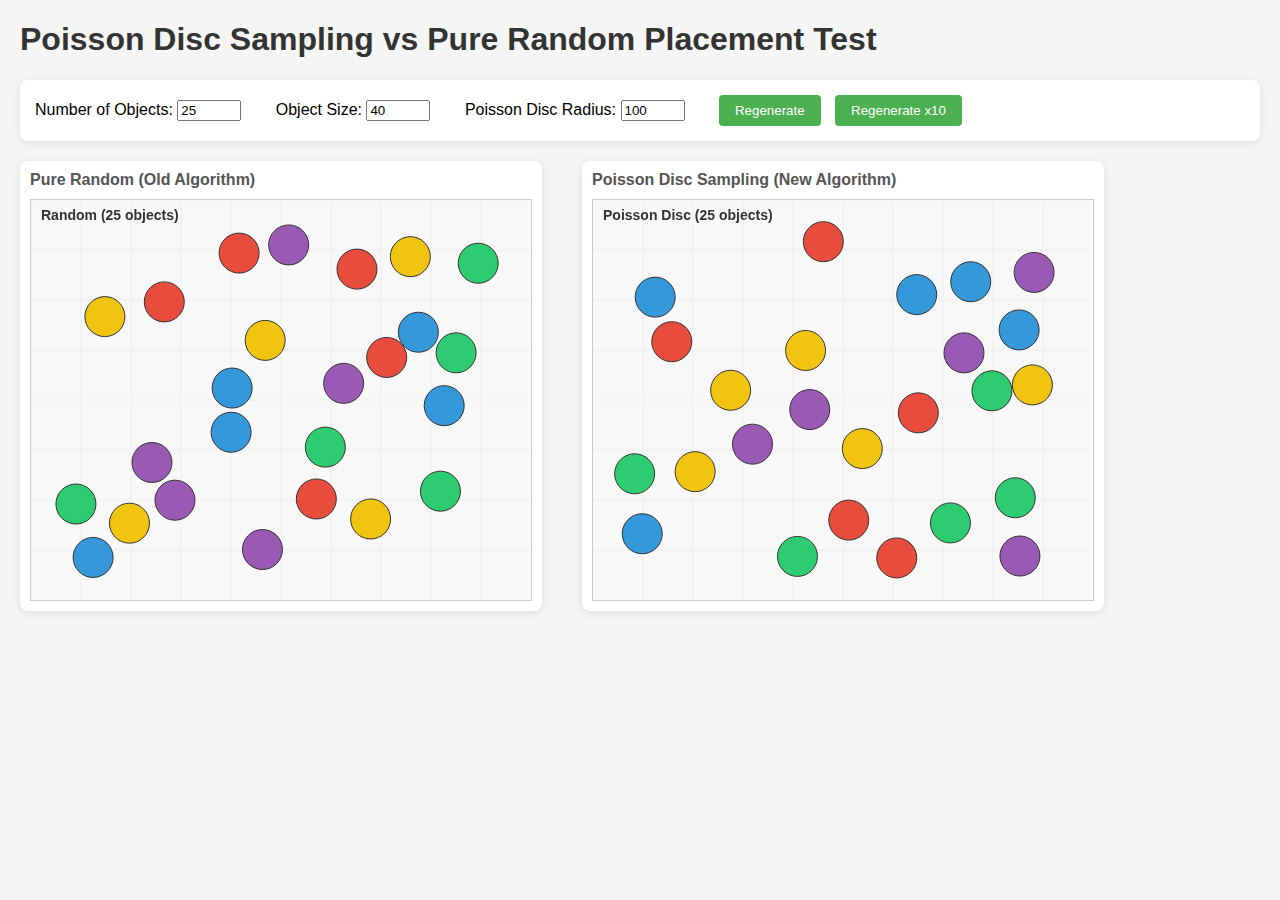
<file: preview_pages/poisson_test.html>
<!DOCTYPE html>
<html>
<head>
  <title>Poisson Disc Sampling Test</title>
  <meta charset="utf-8">
  <style>
    body {
      font-family: Arial, sans-serif;
      margin: 20px;
      background-color: #f5f5f5;
    }
    h1 {
      color: #333;
    }
    .container {
      display: flex;
      gap: 40px;
      flex-wrap: wrap;
    }
    .canvas-container {
      background: white;
      padding: 10px;
      border-radius: 8px;
      box-shadow: 0 2px 8px rgba(0,0,0,0.1);
    }
    canvas {
      border: 1px solid #ccc;
      display: block;
      margin-top: 10px;
    }
    h2 {
      margin: 0 0 5px 0;
      font-size: 16px;
      color: #555;
    }
    .controls {
      margin-bottom: 20px;
      padding: 15px;
      background: white;
      border-radius: 8px;
      box-shadow: 0 2px 8px rgba(0,0,0,0.1);
    }
    .controls label {
      margin-right: 20px;
    }
    .controls input {
      margin-right: 10px;
    }
    button {
      padding: 8px 16px;
      background: #4CAF50;
      color: white;
      border: none;
      border-radius: 4px;
      cursor: pointer;
      margin-right: 10px;
    }
    button:hover {
      background: #45a049;
    }
  </style>
</head>
<body>
  <h1>Poisson Disc Sampling vs Pure Random Placement Test</h1>
  
  <div class="controls">
    <label>
      Number of Objects: 
      <input type="number" id="numObjects" value="25" min="5" max="100">
    </label>
    <label>
      Object Size: 
      <input type="number" id="objectSize" value="40" min="10" max="100">
    </label>
    <label>
      Poisson Disc Radius: 
      <input type="number" id="poissonDiscRadius" value="100" min="20" max="300">
    </label>
    <button onclick="regenerate()">Regenerate</button>
    <button onclick="regenerate10()">Regenerate x10</button>
  </div>
  
  <div class="container" id="container"></div>

  <script>
    // Parameters
    let params = {
      numObjects: 25,
      objectSize: 40,
      poissonDiscRadius: 100
    };

    // Pure random placement (old algorithm)
    function generateRandomPositions(width, height) {
      const positions = [];
      const padding = params.objectSize;
      const minX = padding;
      const maxX = width - padding;
      const minY = padding;
      const maxY = height - padding;

      for (let i = 0; i < params.numObjects; i++) {
        let x, y, overlapping;
        let attempts = 0;
        const maxAttempts = 1000;

        do {
          x = Math.random() * (maxX - minX) + minX;
          y = Math.random() * (maxY - minY) + minY;
          overlapping = false;

          for (let j = 0; j < positions.length; j++) {
            const dx = x - positions[j].x;
            const dy = y - positions[j].y;
            const distance = Math.sqrt(dx * dx + dy * dy);
            if (distance < params.objectSize) {
              overlapping = true;
              break;
            }
          }
          attempts++;
        } while (overlapping && attempts < maxAttempts);

        if (!overlapping) {
          positions.push({x, y});
        }
      }
      return positions;
    }

    // Poisson disc sampling (new algorithm)
    function generatePoissonDiscPositions(width, height) {
      const minRadius = params.poissonDiscRadius;
      const maxRadius = minRadius * 2;
      const numCandidates = 30;
      const padding = params.objectSize;
      const minX = padding;
      const maxX = width - padding;
      const minY = padding;
      const maxY = height - padding;

      function isValidPosition(x, y, allPositions, minDist) {
        if (x < minX || x > maxX || y < minY || y > maxY) {
          return false;
        }
        for (let i = 0; i < allPositions.length; i++) {
          const dx = x - allPositions[i].x;
          const dy = y - allPositions[i].y;
          const distance = Math.sqrt(dx * dx + dy * dy);
          if (distance < minDist) {
            return false;
          }
        }
        return true;
      }

      function generatePointInAnnulus(centerX, centerY, minR, maxR) {
        const angle = Math.random() * 2 * Math.PI;
        const r = Math.sqrt(Math.random() * (maxR * maxR - minR * minR) + minR * minR);
        return {
          x: centerX + r * Math.cos(angle),
          y: centerY + r * Math.sin(angle)
        };
      }

      let allPositions = [];
      let activeList = [];

      // Generate first point
      const startX = Math.random() * (maxX - minX) + minX;
      const startY = Math.random() * (maxY - minY) + minY;
      allPositions.push({x: startX, y: startY});
      activeList.push({x: startX, y: startY});

      // Poisson disc sampling
      while (allPositions.length < params.numObjects && activeList.length > 0) {
        const activeIndex = Math.floor(Math.random() * activeList.length);
        const activePoint = activeList[activeIndex];
        let pointAdded = false;

        for (let k = 0; k < numCandidates; k++) {
          const candidate = generatePointInAnnulus(activePoint.x, activePoint.y, minRadius, maxRadius);
          const collisionDist = Math.max(params.objectSize, minRadius);

          if (isValidPosition(candidate.x, candidate.y, allPositions, collisionDist)) {
            allPositions.push(candidate);
            activeList.push(candidate);
            pointAdded = true;
            break;
          }
        }

        if (!pointAdded) {
          activeList.splice(activeIndex, 1);
        }
      }

      // Fallback for remaining points
      if (allPositions.length < params.numObjects) {
        let fallbackCount = 0;
        const fallbackAttempts = 1000;

        while (allPositions.length < params.numObjects && fallbackCount < fallbackAttempts) {
          const x = Math.random() * (maxX - minX) + minX;
          const y = Math.random() * (maxY - minY) + minY;

          if (isValidPosition(x, y, allPositions, params.objectSize)) {
            allPositions.push({x, y});
          }
          fallbackCount++;
        }
      }

      return allPositions;
    }

    // Draw positions on canvas
    function drawPositions(canvas, positions, title) {
      const ctx = canvas.getContext('2d');
      ctx.fillStyle = '#f8f8f8';
      ctx.fillRect(0, 0, canvas.width, canvas.height);

      // Draw grid
      ctx.strokeStyle = '#eee';
      ctx.lineWidth = 1;
      for (let x = 0; x < canvas.width; x += 50) {
        ctx.beginPath();
        ctx.moveTo(x, 0);
        ctx.lineTo(x, canvas.height);
        ctx.stroke();
      }
      for (let y = 0; y < canvas.height; y += 50) {
        ctx.beginPath();
        ctx.moveTo(0, y);
        ctx.lineTo(canvas.width, y);
        ctx.stroke();
      }

      // Draw objects
      const colors = ['#e74c3c', '#3498db', '#2ecc71', '#f1c40f', '#9b59b6'];
      positions.forEach((pos, i) => {
        ctx.beginPath();
        ctx.arc(pos.x, pos.y, params.objectSize / 2, 0, 2 * Math.PI);
        ctx.fillStyle = colors[i % colors.length];
        ctx.fill();
        ctx.strokeStyle = '#333';
        ctx.lineWidth = 1;
        ctx.stroke();
      });

      // Draw title
      ctx.fillStyle = '#333';
      ctx.font = 'bold 14px Arial';
      ctx.fillText(`${title} (${positions.length} objects)`, 10, 20);
    }

    function createCanvasSet() {
      const width = 500;
      const height = 400;

      const container = document.getElementById('container');

      // Random placement canvas
      const randomContainer = document.createElement('div');
      randomContainer.className = 'canvas-container';
      const randomTitle = document.createElement('h2');
      randomTitle.textContent = 'Pure Random (Old Algorithm)';
      randomContainer.appendChild(randomTitle);
      const randomCanvas = document.createElement('canvas');
      randomCanvas.width = width;
      randomCanvas.height = height;
      randomContainer.appendChild(randomCanvas);
      container.appendChild(randomContainer);

      // Poisson disc canvas
      const poissonContainer = document.createElement('div');
      poissonContainer.className = 'canvas-container';
      const poissonTitle = document.createElement('h2');
      poissonTitle.textContent = 'Poisson Disc Sampling (New Algorithm)';
      poissonContainer.appendChild(poissonTitle);
      const poissonCanvas = document.createElement('canvas');
      poissonCanvas.width = width;
      poissonCanvas.height = height;
      poissonContainer.appendChild(poissonCanvas);
      container.appendChild(poissonContainer);

      // Generate and draw
      const randomPositions = generateRandomPositions(width, height);
      const poissonPositions = generatePoissonDiscPositions(width, height);

      drawPositions(randomCanvas, randomPositions, 'Random');
      drawPositions(poissonCanvas, poissonPositions, 'Poisson Disc');
    }

    function regenerate() {
      params.numObjects = parseInt(document.getElementById('numObjects').value) || 25;
      params.objectSize = parseInt(document.getElementById('objectSize').value) || 40;
      params.poissonDiscRadius = parseInt(document.getElementById('poissonDiscRadius').value) || 100;

      document.getElementById('container').innerHTML = '';
      createCanvasSet();
    }

    function regenerate10() {
      params.numObjects = parseInt(document.getElementById('numObjects').value) || 25;
      params.objectSize = parseInt(document.getElementById('objectSize').value) || 40;
      params.poissonDiscRadius = parseInt(document.getElementById('poissonDiscRadius').value) || 100;

      document.getElementById('container').innerHTML = '';
      for (let i = 0; i < 10; i++) {
        createCanvasSet();
      }
    }

    // Initial generation
    createCanvasSet();
  </script>
</body>
</html>
</file>
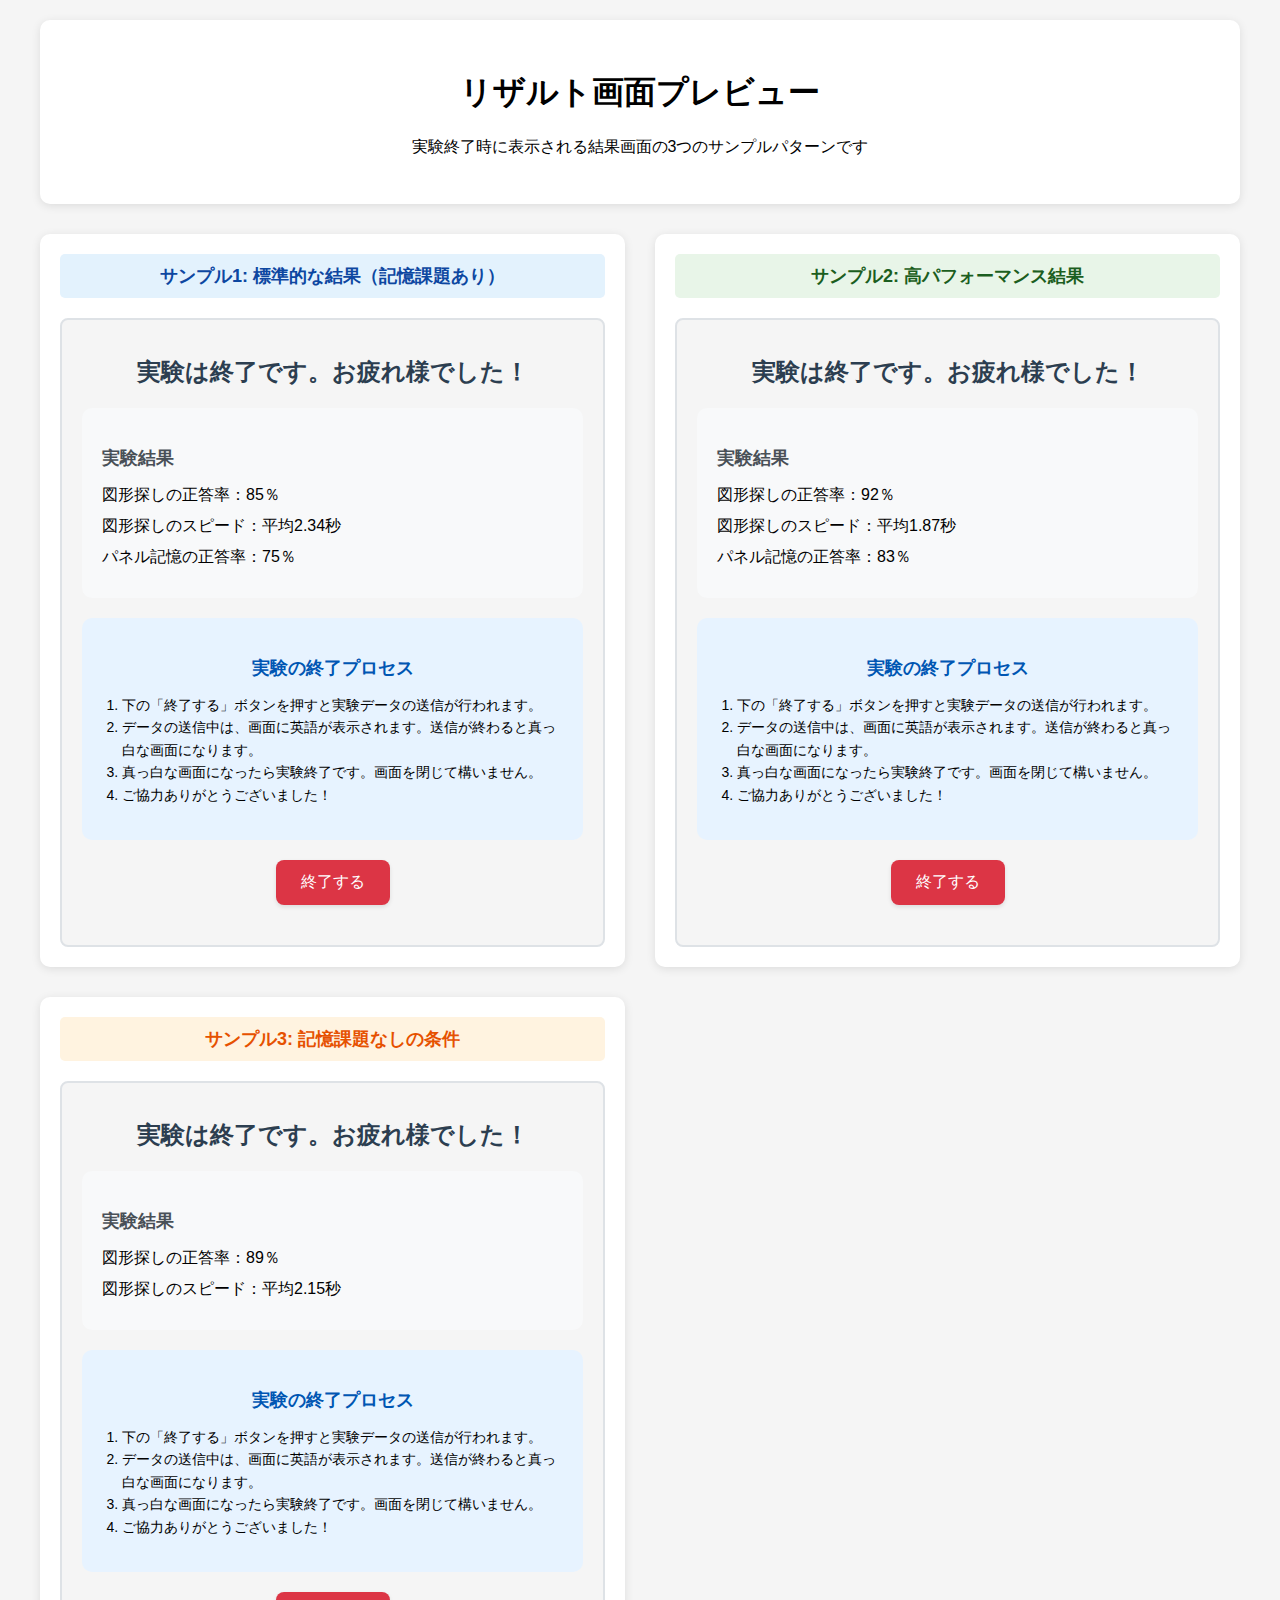
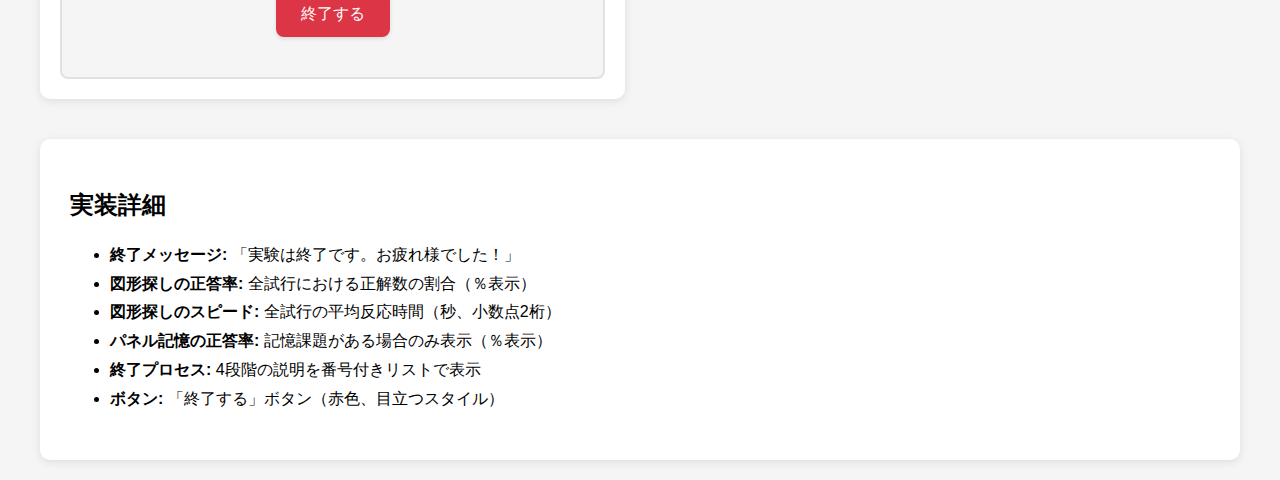
<file: preview_pages/test_result_screen_static_preview.html>
<!DOCTYPE html>
<html>
<head>
  <title>Result Screen Preview - リザルト画面プレビュー</title>
  <meta charset="utf-8">
  <meta name="viewport" content="width=device-width, initial-scale=1">
  <style>
    body {
      font-family: 'Hiragino Sans', 'Hiragino Kaku Gothic ProN', 'Yu Gothic', 'Meiryo', sans-serif;
      background-color: #f5f5f5;
      margin: 0;
      padding: 20px;
    }
    
    .preview-container {
      max-width: 1200px;
      margin: 0 auto;
    }
    
    .preview-header {
      text-align: center;
      background-color: white;
      padding: 30px;
      border-radius: 10px;
      margin-bottom: 30px;
      box-shadow: 0 2px 10px rgba(0,0,0,0.1);
    }
    
    .sample-grid {
      display: grid;
      grid-template-columns: repeat(auto-fit, minmax(400px, 1fr));
      gap: 30px;
    }
    
    .sample-container {
      background-color: white;
      border-radius: 10px;
      padding: 20px;
      box-shadow: 0 2px 10px rgba(0,0,0,0.1);
    }
    
    .sample-title {
      text-align: center;
      font-size: 18px;
      font-weight: bold;
      margin-bottom: 20px;
      padding: 10px;
      border-radius: 5px;
    }
    
    .sample1-title { background-color: #e3f2fd; color: #0d47a1; }
    .sample2-title { background-color: #e8f5e8; color: #1b5e20; }
    .sample3-title { background-color: #fff3e0; color: #e65100; }
    
    /* Result screen styles */
    .result-screen {
      background-color: #f5f5f5;
      border: 2px solid #dee2e6;
      border-radius: 8px;
      padding: 20px;
      font-size: 14px;
    }
    
    .result-title {
      color: #2c3e50;
      margin-bottom: 20px;
      font-size: 24px;
      text-align: center;
    }
    
    .result-stats {
      background-color: #f8f9fa;
      padding: 20px;
      border-radius: 10px;
      margin: 20px 0;
    }
    
    .result-stats h3 {
      color: #495057;
      margin-bottom: 15px;
      font-size: 18px;
    }
    
    .result-stats p {
      font-size: 16px;
      margin: 10px 0;
    }
    
    .completion-process {
      background-color: #e7f3ff;
      padding: 20px;
      border-radius: 10px;
      margin: 20px 0;
      text-align: left;
    }
    
    .completion-process h3 {
      color: #0056b3;
      margin-bottom: 10px;
      text-align: center;
      font-size: 18px;
    }
    
    .completion-process ol {
      font-size: 14px;
      line-height: 1.6;
      padding-left: 20px;
    }
    
    .end-button {
      text-align: center;
      margin: 20px 0;
    }
    
    .end-button button {
      padding: 12px 25px;
      font-size: 16px;
      background-color: #dc3545;
      color: white;
      border: none;
      border-radius: 8px;
      cursor: pointer;
      box-shadow: 0 2px 4px rgba(0,0,0,0.1);
    }
    
    .end-button button:hover {
      background-color: #c82333;
    }
  </style>
</head>
<body>
  <div class="preview-container">
    <div class="preview-header">
      <h1>リザルト画面プレビュー</h1>
      <p>実験終了時に表示される結果画面の3つのサンプルパターンです</p>
    </div>
    
    <div class="sample-grid">
      <!-- Sample 1: Standard results with memory task -->
      <div class="sample-container">
        <div class="sample-title sample1-title">
          サンプル1: 標準的な結果（記憶課題あり）
        </div>
        
        <div class="result-screen">
          <h1 class="result-title">実験は終了です。お疲れ様でした！</h1>
          
          <div class="result-stats">
            <h3>実験結果</h3>
            <p>図形探しの正答率：85％</p>
            <p>図形探しのスピード：平均2.34秒</p>
            <p>パネル記憶の正答率：75％</p>
          </div>
          
          <div class="completion-process">
            <h3>実験の終了プロセス</h3>
            <ol>
              <li>下の「終了する」ボタンを押すと実験データの送信が行われます。</li>
              <li>データの送信中は、画面に英語が表示されます。送信が終わると真っ白な画面になります。</li>
              <li>真っ白な画面になったら実験終了です。画面を閉じて構いません。</li>
              <li>ご協力ありがとうございました！</li>
            </ol>
          </div>
          
          <div class="end-button">
            <button>終了する</button>
          </div>
        </div>
      </div>
      
      <!-- Sample 2: High performance results -->
      <div class="sample-container">
        <div class="sample-title sample2-title">
          サンプル2: 高パフォーマンス結果
        </div>
        
        <div class="result-screen">
          <h1 class="result-title">実験は終了です。お疲れ様でした！</h1>
          
          <div class="result-stats">
            <h3>実験結果</h3>
            <p>図形探しの正答率：92％</p>
            <p>図形探しのスピード：平均1.87秒</p>
            <p>パネル記憶の正答率：83％</p>
          </div>
          
          <div class="completion-process">
            <h3>実験の終了プロセス</h3>
            <ol>
              <li>下の「終了する」ボタンを押すと実験データの送信が行われます。</li>
              <li>データの送信中は、画面に英語が表示されます。送信が終わると真っ白な画面になります。</li>
              <li>真っ白な画面になったら実験終了です。画面を閉じて構いません。</li>
              <li>ご協力ありがとうございました！</li>
            </ol>
          </div>
          
          <div class="end-button">
            <button>終了する</button>
          </div>
        </div>
      </div>
      
      <!-- Sample 3: Without memory task -->
      <div class="sample-container">
        <div class="sample-title sample3-title">
          サンプル3: 記憶課題なしの条件
        </div>
        
        <div class="result-screen">
          <h1 class="result-title">実験は終了です。お疲れ様でした！</h1>
          
          <div class="result-stats">
            <h3>実験結果</h3>
            <p>図形探しの正答率：89％</p>
            <p>図形探しのスピード：平均2.15秒</p>
          </div>
          
          <div class="completion-process">
            <h3>実験の終了プロセス</h3>
            <ol>
              <li>下の「終了する」ボタンを押すと実験データの送信が行われます。</li>
              <li>データの送信中は、画面に英語が表示されます。送信が終わると真っ白な画面になります。</li>
              <li>真っ白な画面になったら実験終了です。画面を閉じて構いません。</li>
              <li>ご協力ありがとうございました！</li>
            </ol>
          </div>
          
          <div class="end-button">
            <button>終了する</button>
          </div>
        </div>
      </div>
    </div>
    
    <div style="margin-top: 40px; padding: 30px; background-color: white; border-radius: 10px; box-shadow: 0 2px 10px rgba(0,0,0,0.1);">
      <h2>実装詳細</h2>
      <ul style="line-height: 1.8;">
        <li><strong>終了メッセージ:</strong> 「実験は終了です。お疲れ様でした！」</li>
        <li><strong>図形探しの正答率:</strong> 全試行における正解数の割合（％表示）</li>
        <li><strong>図形探しのスピード:</strong> 全試行の平均反応時間（秒、小数点2桁）</li>
        <li><strong>パネル記憶の正答率:</strong> 記憶課題がある場合のみ表示（％表示）</li>
        <li><strong>終了プロセス:</strong> 4段階の説明を番号付きリストで表示</li>
        <li><strong>ボタン:</strong> 「終了する」ボタン（赤色、目立つスタイル）</li>
      </ul>
    </div>
  </div>
</body>
</html>
</file>
